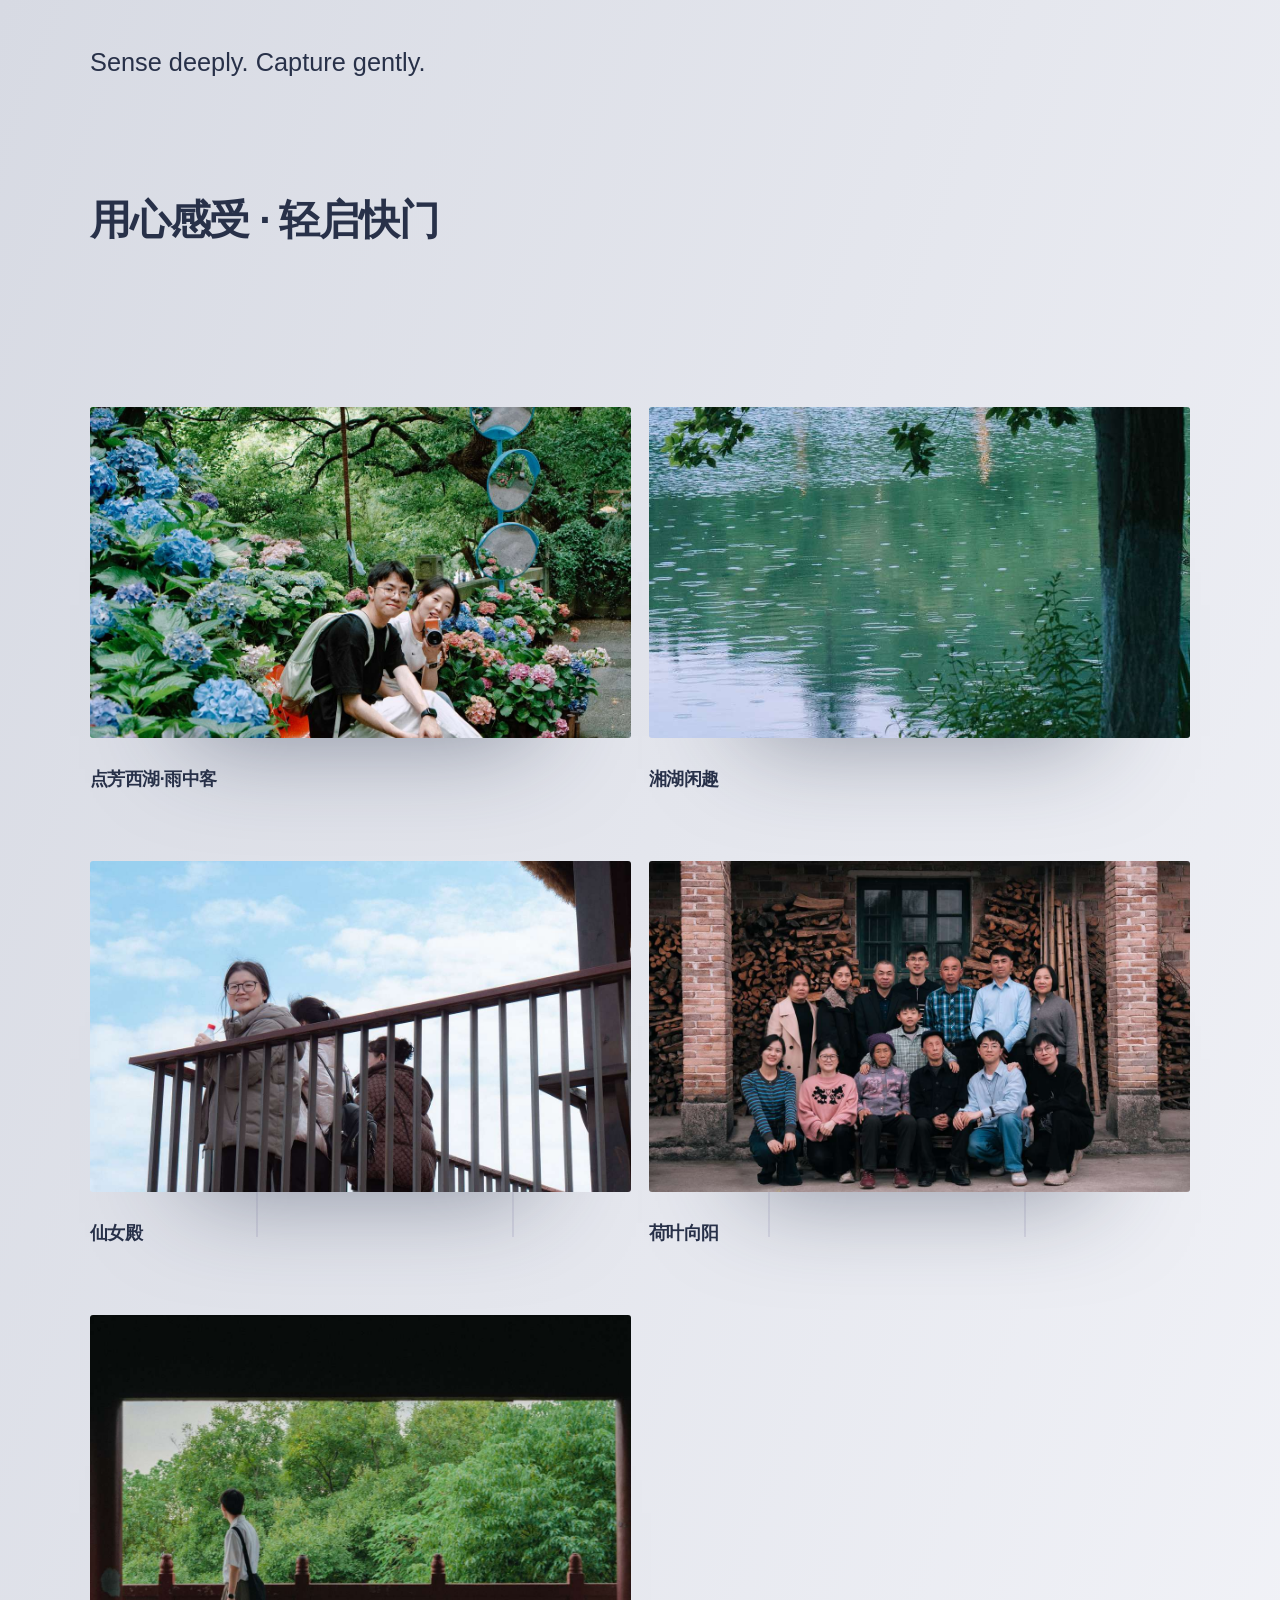
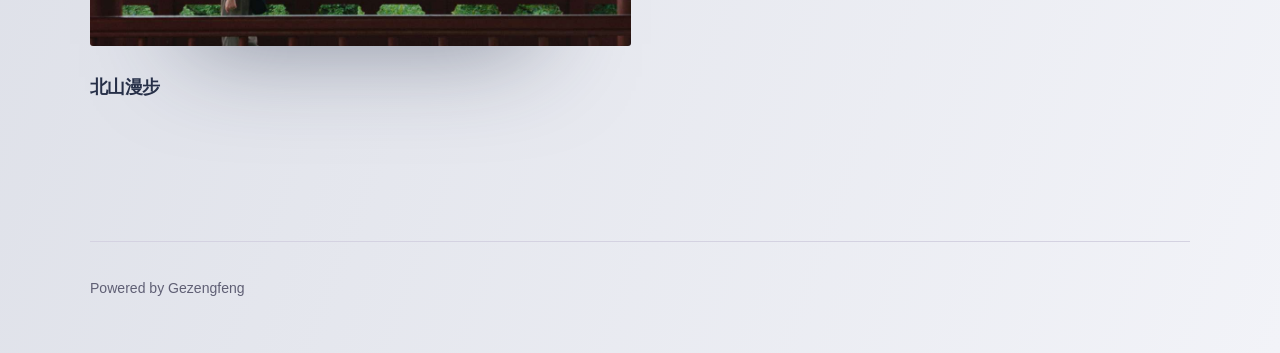
<file: index.html>
<!DOCTYPE html><html lang="zh-cn"><head><meta charset="utf-8"><meta http-equiv="X-UA-Compatible" content="IE=edge"><meta name="viewport" content="width=device-width,initial-scale=1"><title>Sense deeply. Capture gently.</title><meta name="generator" content="Publii Open-Source CMS for Static Site"><link rel="canonical" href="https://gezengfeng.github.io/my-photos/"><link rel="alternate" type="application/atom+xml" href="https://gezengfeng.github.io/my-photos/feed.xml" title="Sense deeply. Capture gently. - RSS"><link rel="alternate" type="application/json" href="https://gezengfeng.github.io/my-photos/feed.json" title="Sense deeply. Capture gently. - JSON"><meta property="og:title" content="Sense deeply. Capture gently."><meta property="og:site_name" content="Sense deeply. Capture gently."><meta property="og:description" content=""><meta property="og:url" content="https://gezengfeng.github.io/my-photos/"><meta property="og:type" content="website"><link rel="stylesheet" href="https://gezengfeng.github.io/my-photos/assets/css/style.css?v=7dd70b7b63fedd4b0403e910cebd3b50"><script type="application/ld+json">{"@context":"http://schema.org","@type":"Organization","name":"Sense deeply. Capture gently.","url":"https://gezengfeng.github.io/my-photos/"}</script><noscript><style>img[loading] {
                    opacity: 1;
                }</style></noscript></head><body class="home-template lines"><div class="container lines lines--right"><header class="header"><a href="https://gezengfeng.github.io/my-photos/" class="logo">Sense deeply. Capture gently.</a></header><main class="main"><div class="hero"><h1 class="align-left"><strong>用心感受 · 轻启快门</strong></h1></div><div class="main__content"><div class="l-options" role="toolbar" aria-label="View options"><div class="l-options__item switchers" role="group" aria-label="View layout"><button class="switchers__item is-active" aria-pressed="true" aria-label="Grid view"><svg width="20" height="20" fill="currentColor" aria-hidden="true" focusable="false"><use xlink:href="https://gezengfeng.github.io/my-photos/assets/svg/svg-map.svg#switcher-grid"/></svg></button> <button class="switchers__item" aria-pressed="false" aria-label="List view"><svg width="20" height="20" fill="currentColor" aria-hidden="true" focusable="false"><use xlink:href="https://gezengfeng.github.io/my-photos/assets/svg/svg-map.svg#switcher-rows"/></svg></button></div></div><div class="l-grid l-grid--2"><article class="c-card"><div class="c-card__wrapper"><figure class="c-card__image is-img-loading"><img src="https://gezengfeng.github.io/my-photos/media/posts/3/IMG_20260620_232823.jpg" srcset="https://gezengfeng.github.io/my-photos/media/posts/3/responsive/IMG_20260620_232823-xs.jpg 384w, https://gezengfeng.github.io/my-photos/media/posts/3/responsive/IMG_20260620_232823-sm.jpg 600w, https://gezengfeng.github.io/my-photos/media/posts/3/responsive/IMG_20260620_232823-md.jpg 768w, https://gezengfeng.github.io/my-photos/media/posts/3/responsive/IMG_20260620_232823-lg.jpg 1200w" sizes="(min-width: 37.5em) 80vw, 50vw" loading="lazy" height="4096" width="3072" alt=""></figure><div class="c-card__content"><header><h2 class="c-card__title"><a href="https://gezengfeng.github.io/my-photos/2606-2.html" class="invert">点芳西湖·雨中客</a></h2></header><footer class="c-card__meta"></footer></div></div></article><article class="c-card"><div class="c-card__wrapper"><figure class="c-card__image is-img-loading"><img src="https://gezengfeng.github.io/my-photos/media/posts/7/01063275.jpg" srcset="https://gezengfeng.github.io/my-photos/media/posts/7/responsive/01063275-xs.jpg 384w, https://gezengfeng.github.io/my-photos/media/posts/7/responsive/01063275-sm.jpg 600w, https://gezengfeng.github.io/my-photos/media/posts/7/responsive/01063275-md.jpg 768w, https://gezengfeng.github.io/my-photos/media/posts/7/responsive/01063275-lg.jpg 1200w" sizes="(min-width: 37.5em) 80vw, 50vw" loading="lazy" height="3829" width="5105" alt=""></figure><div class="c-card__content"><header><h2 class="c-card__title"><a href="https://gezengfeng.github.io/my-photos/xiang-hu.html" class="invert">湘湖闲趣</a></h2></header><footer class="c-card__meta"></footer></div></div></article><article class="c-card"><div class="c-card__wrapper"><figure class="c-card__image is-img-loading"><img src="https://gezengfeng.github.io/my-photos/media/posts/5/01052878-2.jpg" srcset="https://gezengfeng.github.io/my-photos/media/posts/5/responsive/01052878-2-xs.jpg 384w, https://gezengfeng.github.io/my-photos/media/posts/5/responsive/01052878-2-sm.jpg 600w, https://gezengfeng.github.io/my-photos/media/posts/5/responsive/01052878-2-md.jpg 768w, https://gezengfeng.github.io/my-photos/media/posts/5/responsive/01052878-2-lg.jpg 1200w" sizes="(min-width: 37.5em) 80vw, 50vw" loading="lazy" height="5138" width="3854" alt=""></figure><div class="c-card__content"><header><h2 class="c-card__title"><a href="https://gezengfeng.github.io/my-photos/xian-nu-dian.html" class="invert">仙女殿</a></h2></header><footer class="c-card__meta"></footer></div></div></article><article class="c-card"><div class="c-card__wrapper"><figure class="c-card__image is-img-loading"><img src="https://gezengfeng.github.io/my-photos/media/posts/6/DSC01377.jpg" srcset="https://gezengfeng.github.io/my-photos/media/posts/6/responsive/DSC01377-xs.jpg 384w, https://gezengfeng.github.io/my-photos/media/posts/6/responsive/DSC01377-sm.jpg 600w, https://gezengfeng.github.io/my-photos/media/posts/6/responsive/DSC01377-md.jpg 768w, https://gezengfeng.github.io/my-photos/media/posts/6/responsive/DSC01377-lg.jpg 1200w" sizes="(min-width: 37.5em) 80vw, 50vw" loading="lazy" height="3072" width="4608" alt=""></figure><div class="c-card__content"><header><h2 class="c-card__title"><a href="https://gezengfeng.github.io/my-photos/he-ye-xiang-yang.html" class="invert">荷叶向阳</a></h2></header><footer class="c-card__meta"></footer></div></div></article><article class="c-card"><div class="c-card__wrapper"><figure class="c-card__image is-img-loading"><img src="https://gezengfeng.github.io/my-photos/media/posts/4/P1041990.jpg" srcset="https://gezengfeng.github.io/my-photos/media/posts/4/responsive/P1041990-xs.jpg 384w, https://gezengfeng.github.io/my-photos/media/posts/4/responsive/P1041990-sm.jpg 600w, https://gezengfeng.github.io/my-photos/media/posts/4/responsive/P1041990-md.jpg 768w, https://gezengfeng.github.io/my-photos/media/posts/4/responsive/P1041990-lg.jpg 1200w" sizes="(min-width: 37.5em) 80vw, 50vw" loading="lazy" height="3775" width="5033" alt=""></figure><div class="c-card__content"><header><h2 class="c-card__title"><a href="https://gezengfeng.github.io/my-photos/xiang-hu-yi-quan.html" class="invert">北山漫步</a></h2></header><footer class="c-card__meta"></footer></div></div></article></div></div></main><footer class="footer"><div class="footer__left"><div class="footer__copy">Powered by Gezengfeng</div></div><button onclick="backToTopFunction()" id="backToTop" class="footer__bttop" aria-label="Back to top" title="Back to top"><svg><use xlink:href="https://gezengfeng.github.io/my-photos/assets/svg/svg-map.svg#toparrow"/></svg></button></footer></div><script>window.publiiThemeMenuConfig = { mobileMenuMode: 'sidebar', animationSpeed: 300, submenuWidth: 'auto', doubleClickTime: 500, mobileMenuExpandableSubmenus: true, relatedContainerForOverlayMenuSelector: '.navbar', };</script><script defer="defer" src="https://gezengfeng.github.io/my-photos/assets/js/scripts.min.js?v=628f9b14187b480516b6c7f8be1e7585"></script><script>function publiiDetectLoadedImages () {
         var images = document.querySelectorAll('img[loading]:not(.is-loaded)');
         for (var i = 0; i < images.length; i++) {
            if (images[i].complete) {
               images[i].classList.add('is-loaded');
               images[i].parentNode.classList.remove('is-img-loading');
            } else {
               images[i].addEventListener('load', function () {
                  this.classList.add('is-loaded');
                  this.parentNode.classList.remove('is-img-loading');
               }, false);
            }
         }
      }
      publiiDetectLoadedImages();</script></body></html>
</file>
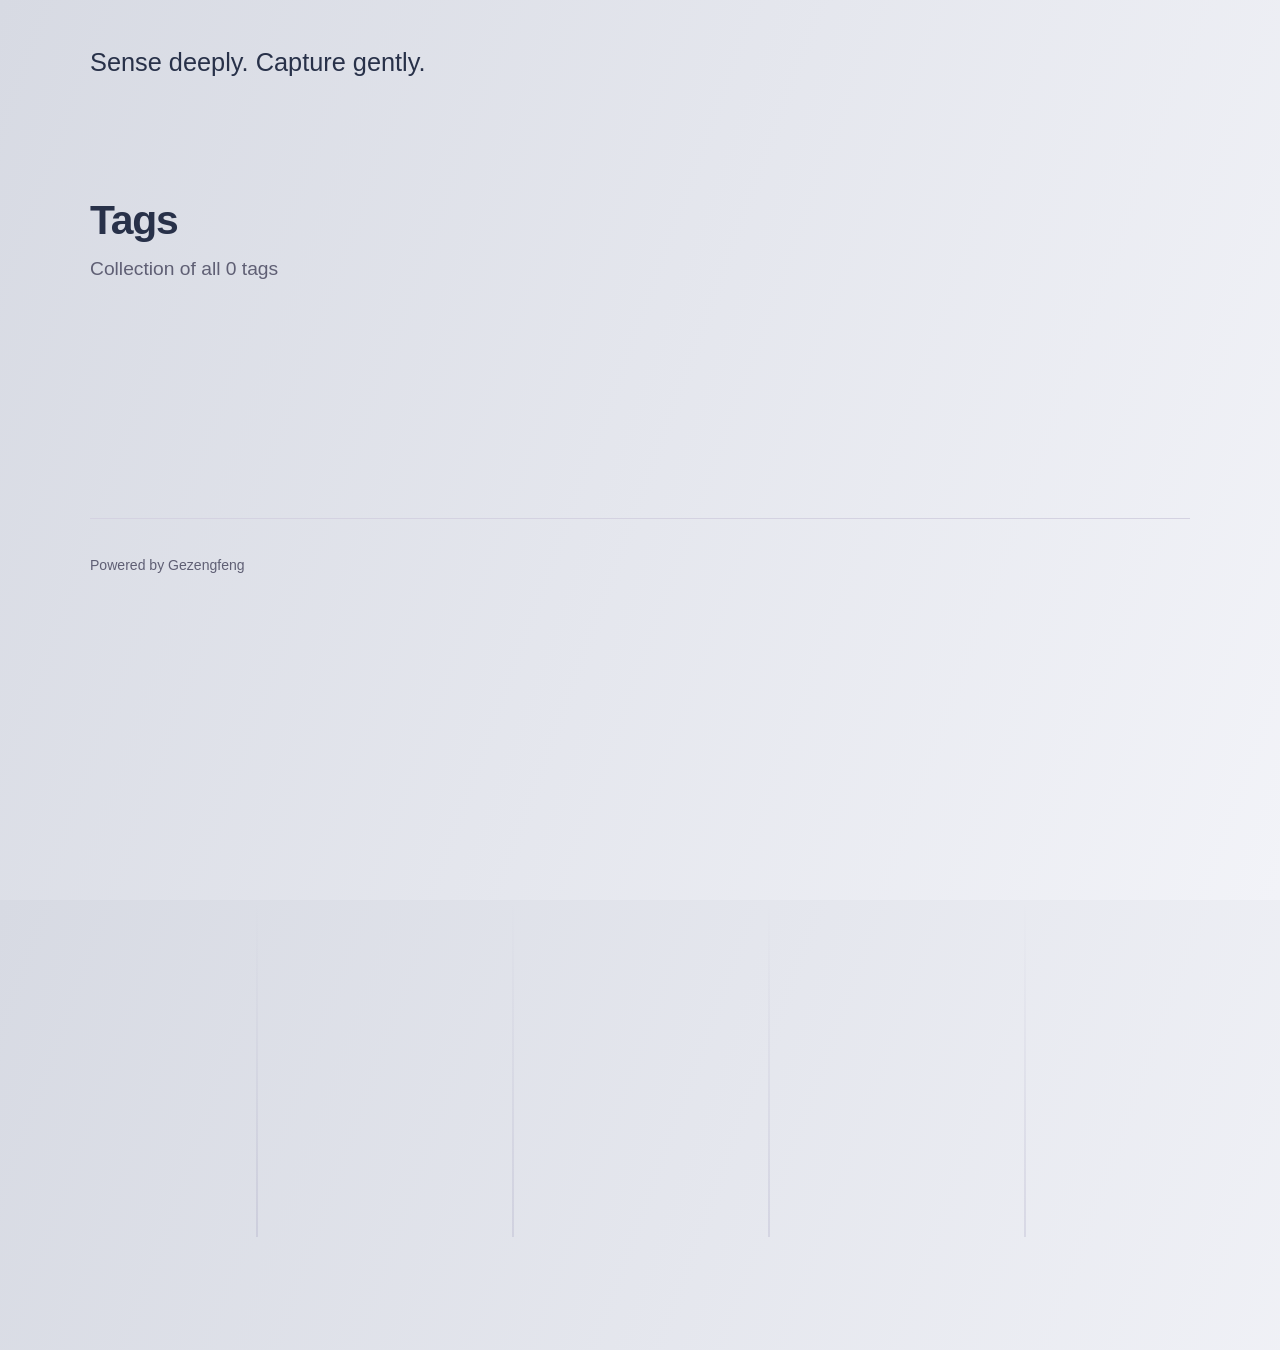
<file: tags/index.html>
<!DOCTYPE html><html lang="zh-cn"><head><meta charset="utf-8"><meta http-equiv="X-UA-Compatible" content="IE=edge"><meta name="viewport" content="width=device-width,initial-scale=1"><title>All tags - Sense deeply. Capture gently.</title><meta name="robots" content="noindex, follow"><meta name="generator" content="Publii Open-Source CMS for Static Site"><link rel="alternate" type="application/atom+xml" href="https://gezengfeng.github.io/my-photos/feed.xml" title="Sense deeply. Capture gently. - RSS"><link rel="alternate" type="application/json" href="https://gezengfeng.github.io/my-photos/feed.json" title="Sense deeply. Capture gently. - JSON"><meta property="og:title" content="Sense deeply. Capture gently."><meta property="og:site_name" content="Sense deeply. Capture gently."><meta property="og:description" content=""><meta property="og:url" content="https://gezengfeng.github.io/my-photos/tags/"><meta property="og:type" content="website"><link rel="stylesheet" href="https://gezengfeng.github.io/my-photos/assets/css/style.css?v=7dd70b7b63fedd4b0403e910cebd3b50"><script type="application/ld+json">{"@context":"http://schema.org","@type":"Organization","name":"Sense deeply. Capture gently.","url":"https://gezengfeng.github.io/my-photos/"}</script><noscript><style>img[loading] {
                    opacity: 1;
                }</style></noscript></head><body class="tags-template lines"><div class="container lines lines--right"><header class="header"><a href="https://gezengfeng.github.io/my-photos/" class="logo">Sense deeply. Capture gently.</a></header><main class="main page page--tags"><div class="hero"><h1>Tags</h1><p>Collection of all 0 tags</p></div><div class="main__content"><div class="l-options nomobile"><div class="l-options__item switchers"><button class="switchers__item is-active"><svg width="20" height="20" fill="currentColor"><use xlink:href="https://gezengfeng.github.io/my-photos/assets/svg/svg-map.svg#switcher-grid"/></svg></button> <button class="switchers__item"><svg width="20" height="20" fill="currentColor"><use xlink:href="https://gezengfeng.github.io/my-photos/assets/svg/svg-map.svg#switcher-rows"/></svg></button></div></div><ul class="l-grid l-grid--2"></ul></div></main><footer class="footer"><div class="footer__left"><div class="footer__copy">Powered by Gezengfeng</div></div><button onclick="backToTopFunction()" id="backToTop" class="footer__bttop" aria-label="Back to top" title="Back to top"><svg><use xlink:href="https://gezengfeng.github.io/my-photos/assets/svg/svg-map.svg#toparrow"/></svg></button></footer></div><script>window.publiiThemeMenuConfig = { mobileMenuMode: 'sidebar', animationSpeed: 300, submenuWidth: 'auto', doubleClickTime: 500, mobileMenuExpandableSubmenus: true, relatedContainerForOverlayMenuSelector: '.navbar', };</script><script defer="defer" src="https://gezengfeng.github.io/my-photos/assets/js/scripts.min.js?v=628f9b14187b480516b6c7f8be1e7585"></script><script>function publiiDetectLoadedImages () {
         var images = document.querySelectorAll('img[loading]:not(.is-loaded)');
         for (var i = 0; i < images.length; i++) {
            if (images[i].complete) {
               images[i].classList.add('is-loaded');
               images[i].parentNode.classList.remove('is-img-loading');
            } else {
               images[i].addEventListener('load', function () {
                  this.classList.add('is-loaded');
                  this.parentNode.classList.remove('is-img-loading');
               }, false);
            }
         }
      }
      publiiDetectLoadedImages();</script></body></html>
</file>
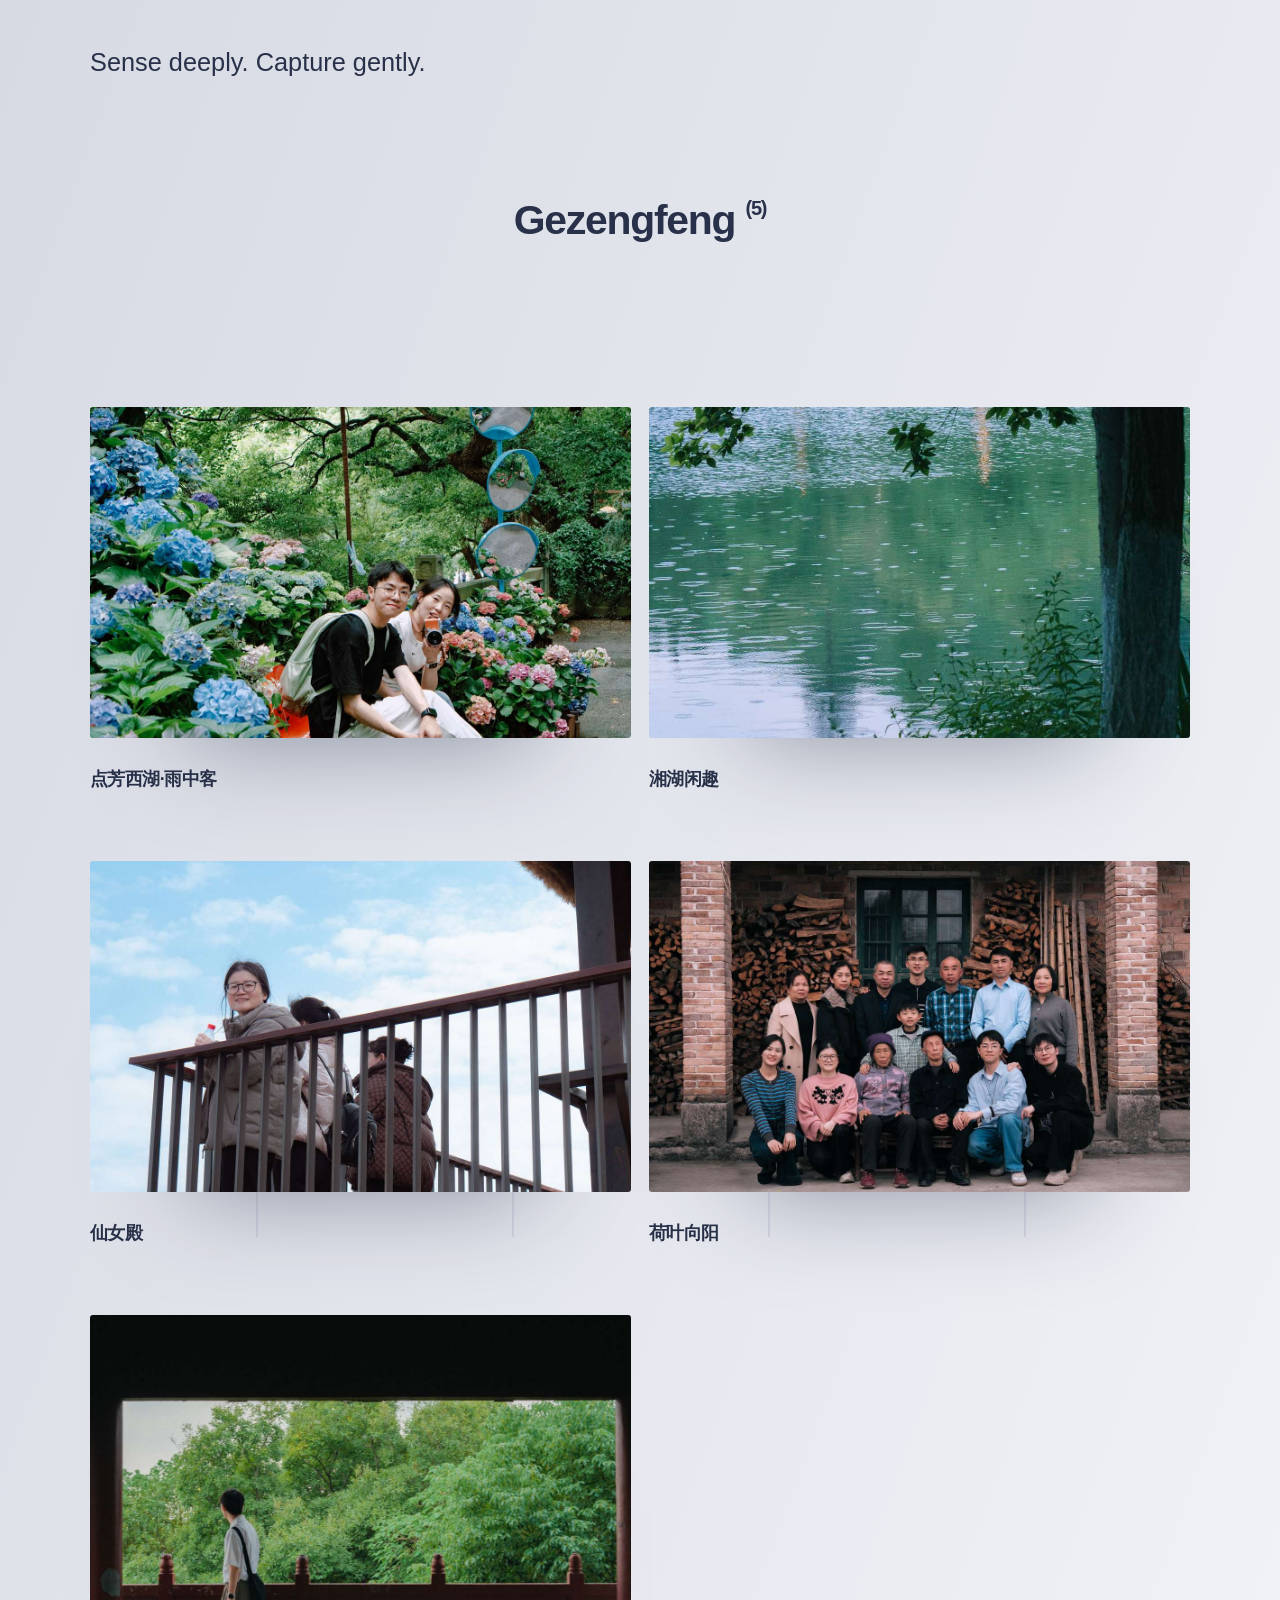
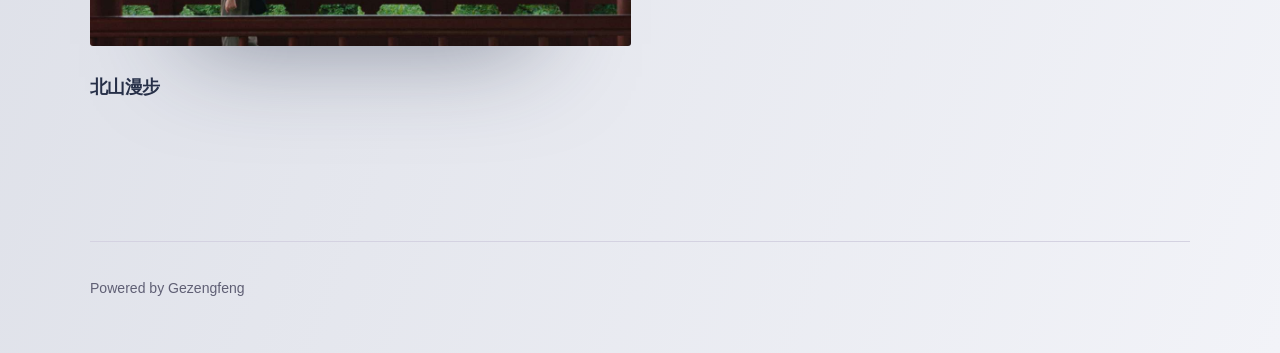
<file: authors/gezengfeng/index.html>
<!DOCTYPE html><html lang="zh-cn"><head><meta charset="utf-8"><meta http-equiv="X-UA-Compatible" content="IE=edge"><meta name="viewport" content="width=device-width,initial-scale=1"><title>Author: Gezengfeng - Sense deeply. Capture gently.</title><meta name="robots" content="noindex, follow"><meta name="generator" content="Publii Open-Source CMS for Static Site"><link rel="alternate" type="application/atom+xml" href="https://gezengfeng.github.io/my-photos/feed.xml" title="Sense deeply. Capture gently. - RSS"><link rel="alternate" type="application/json" href="https://gezengfeng.github.io/my-photos/feed.json" title="Sense deeply. Capture gently. - JSON"><meta property="og:title" content="Gezengfeng"><meta property="og:site_name" content="Sense deeply. Capture gently."><meta property="og:description" content=""><meta property="og:url" content="https://gezengfeng.github.io/my-photos/authors/gezengfeng/"><meta property="og:type" content="website"><link rel="stylesheet" href="https://gezengfeng.github.io/my-photos/assets/css/style.css?v=7dd70b7b63fedd4b0403e910cebd3b50"><script type="application/ld+json">{"@context":"http://schema.org","@type":"Organization","name":"Sense deeply. Capture gently.","url":"https://gezengfeng.github.io/my-photos/"}</script><noscript><style>img[loading] {
                    opacity: 1;
                }</style></noscript></head><body class="author-template lines"><div class="container lines lines--right"><header class="header"><a href="https://gezengfeng.github.io/my-photos/" class="logo">Sense deeply. Capture gently.</a></header><main class="main page page--author"><div class="hero hero--centered"><h1>Gezengfeng <sup>(5)</sup></h1></div><div class="main__content"><div class="l-options nomobile"><div class="l-options__item switchers"><button class="switchers__item is-active"><svg width="20" height="20" fill="currentColor"><use xlink:href="https://gezengfeng.github.io/my-photos/assets/svg/svg-map.svg#switcher-grid"/></svg></button> <button class="switchers__item"><svg width="20" height="20" fill="currentColor"><use xlink:href="https://gezengfeng.github.io/my-photos/assets/svg/svg-map.svg#switcher-rows"/></svg></button></div></div><div class="l-grid l-grid--2"><article class="c-card"><div class="c-card__wrapper"><figure class="c-card__image is-img-loading"><img src="https://gezengfeng.github.io/my-photos/media/posts/3/IMG_20260620_232823.jpg" srcset="https://gezengfeng.github.io/my-photos/media/posts/3/responsive/IMG_20260620_232823-xs.jpg 384w, https://gezengfeng.github.io/my-photos/media/posts/3/responsive/IMG_20260620_232823-sm.jpg 600w, https://gezengfeng.github.io/my-photos/media/posts/3/responsive/IMG_20260620_232823-md.jpg 768w, https://gezengfeng.github.io/my-photos/media/posts/3/responsive/IMG_20260620_232823-lg.jpg 1200w" sizes="(min-width: 37.5em) 80vw, 50vw" loading="lazy" height="4096" width="3072" alt=""></figure><div class="c-card__content"><header><h2 class="c-card__title"><a href="https://gezengfeng.github.io/my-photos/2606-2.html" class="invert">点芳西湖·雨中客</a></h2></header><footer class="c-card__meta"></footer></div></div></article><article class="c-card"><div class="c-card__wrapper"><figure class="c-card__image is-img-loading"><img src="https://gezengfeng.github.io/my-photos/media/posts/7/01063275.jpg" srcset="https://gezengfeng.github.io/my-photos/media/posts/7/responsive/01063275-xs.jpg 384w, https://gezengfeng.github.io/my-photos/media/posts/7/responsive/01063275-sm.jpg 600w, https://gezengfeng.github.io/my-photos/media/posts/7/responsive/01063275-md.jpg 768w, https://gezengfeng.github.io/my-photos/media/posts/7/responsive/01063275-lg.jpg 1200w" sizes="(min-width: 37.5em) 80vw, 50vw" loading="lazy" height="3829" width="5105" alt=""></figure><div class="c-card__content"><header><h2 class="c-card__title"><a href="https://gezengfeng.github.io/my-photos/xiang-hu.html" class="invert">湘湖闲趣</a></h2></header><footer class="c-card__meta"></footer></div></div></article><article class="c-card"><div class="c-card__wrapper"><figure class="c-card__image is-img-loading"><img src="https://gezengfeng.github.io/my-photos/media/posts/5/01052878-2.jpg" srcset="https://gezengfeng.github.io/my-photos/media/posts/5/responsive/01052878-2-xs.jpg 384w, https://gezengfeng.github.io/my-photos/media/posts/5/responsive/01052878-2-sm.jpg 600w, https://gezengfeng.github.io/my-photos/media/posts/5/responsive/01052878-2-md.jpg 768w, https://gezengfeng.github.io/my-photos/media/posts/5/responsive/01052878-2-lg.jpg 1200w" sizes="(min-width: 37.5em) 80vw, 50vw" loading="lazy" height="5138" width="3854" alt=""></figure><div class="c-card__content"><header><h2 class="c-card__title"><a href="https://gezengfeng.github.io/my-photos/xian-nu-dian.html" class="invert">仙女殿</a></h2></header><footer class="c-card__meta"></footer></div></div></article><article class="c-card"><div class="c-card__wrapper"><figure class="c-card__image is-img-loading"><img src="https://gezengfeng.github.io/my-photos/media/posts/6/DSC01377.jpg" srcset="https://gezengfeng.github.io/my-photos/media/posts/6/responsive/DSC01377-xs.jpg 384w, https://gezengfeng.github.io/my-photos/media/posts/6/responsive/DSC01377-sm.jpg 600w, https://gezengfeng.github.io/my-photos/media/posts/6/responsive/DSC01377-md.jpg 768w, https://gezengfeng.github.io/my-photos/media/posts/6/responsive/DSC01377-lg.jpg 1200w" sizes="(min-width: 37.5em) 80vw, 50vw" loading="lazy" height="3072" width="4608" alt=""></figure><div class="c-card__content"><header><h2 class="c-card__title"><a href="https://gezengfeng.github.io/my-photos/he-ye-xiang-yang.html" class="invert">荷叶向阳</a></h2></header><footer class="c-card__meta"></footer></div></div></article><article class="c-card"><div class="c-card__wrapper"><figure class="c-card__image is-img-loading"><img src="https://gezengfeng.github.io/my-photos/media/posts/4/P1041990.jpg" srcset="https://gezengfeng.github.io/my-photos/media/posts/4/responsive/P1041990-xs.jpg 384w, https://gezengfeng.github.io/my-photos/media/posts/4/responsive/P1041990-sm.jpg 600w, https://gezengfeng.github.io/my-photos/media/posts/4/responsive/P1041990-md.jpg 768w, https://gezengfeng.github.io/my-photos/media/posts/4/responsive/P1041990-lg.jpg 1200w" sizes="(min-width: 37.5em) 80vw, 50vw" loading="lazy" height="3775" width="5033" alt=""></figure><div class="c-card__content"><header><h2 class="c-card__title"><a href="https://gezengfeng.github.io/my-photos/xiang-hu-yi-quan.html" class="invert">北山漫步</a></h2></header><footer class="c-card__meta"></footer></div></div></article></div></div></main><footer class="footer"><div class="footer__left"><div class="footer__copy">Powered by Gezengfeng</div></div><button onclick="backToTopFunction()" id="backToTop" class="footer__bttop" aria-label="Back to top" title="Back to top"><svg><use xlink:href="https://gezengfeng.github.io/my-photos/assets/svg/svg-map.svg#toparrow"/></svg></button></footer></div><script>window.publiiThemeMenuConfig = { mobileMenuMode: 'sidebar', animationSpeed: 300, submenuWidth: 'auto', doubleClickTime: 500, mobileMenuExpandableSubmenus: true, relatedContainerForOverlayMenuSelector: '.navbar', };</script><script defer="defer" src="https://gezengfeng.github.io/my-photos/assets/js/scripts.min.js?v=628f9b14187b480516b6c7f8be1e7585"></script><script>function publiiDetectLoadedImages () {
         var images = document.querySelectorAll('img[loading]:not(.is-loaded)');
         for (var i = 0; i < images.length; i++) {
            if (images[i].complete) {
               images[i].classList.add('is-loaded');
               images[i].parentNode.classList.remove('is-img-loading');
            } else {
               images[i].addEventListener('load', function () {
                  this.classList.add('is-loaded');
                  this.parentNode.classList.remove('is-img-loading');
               }, false);
            }
         }
      }
      publiiDetectLoadedImages();</script></body></html>
</file>
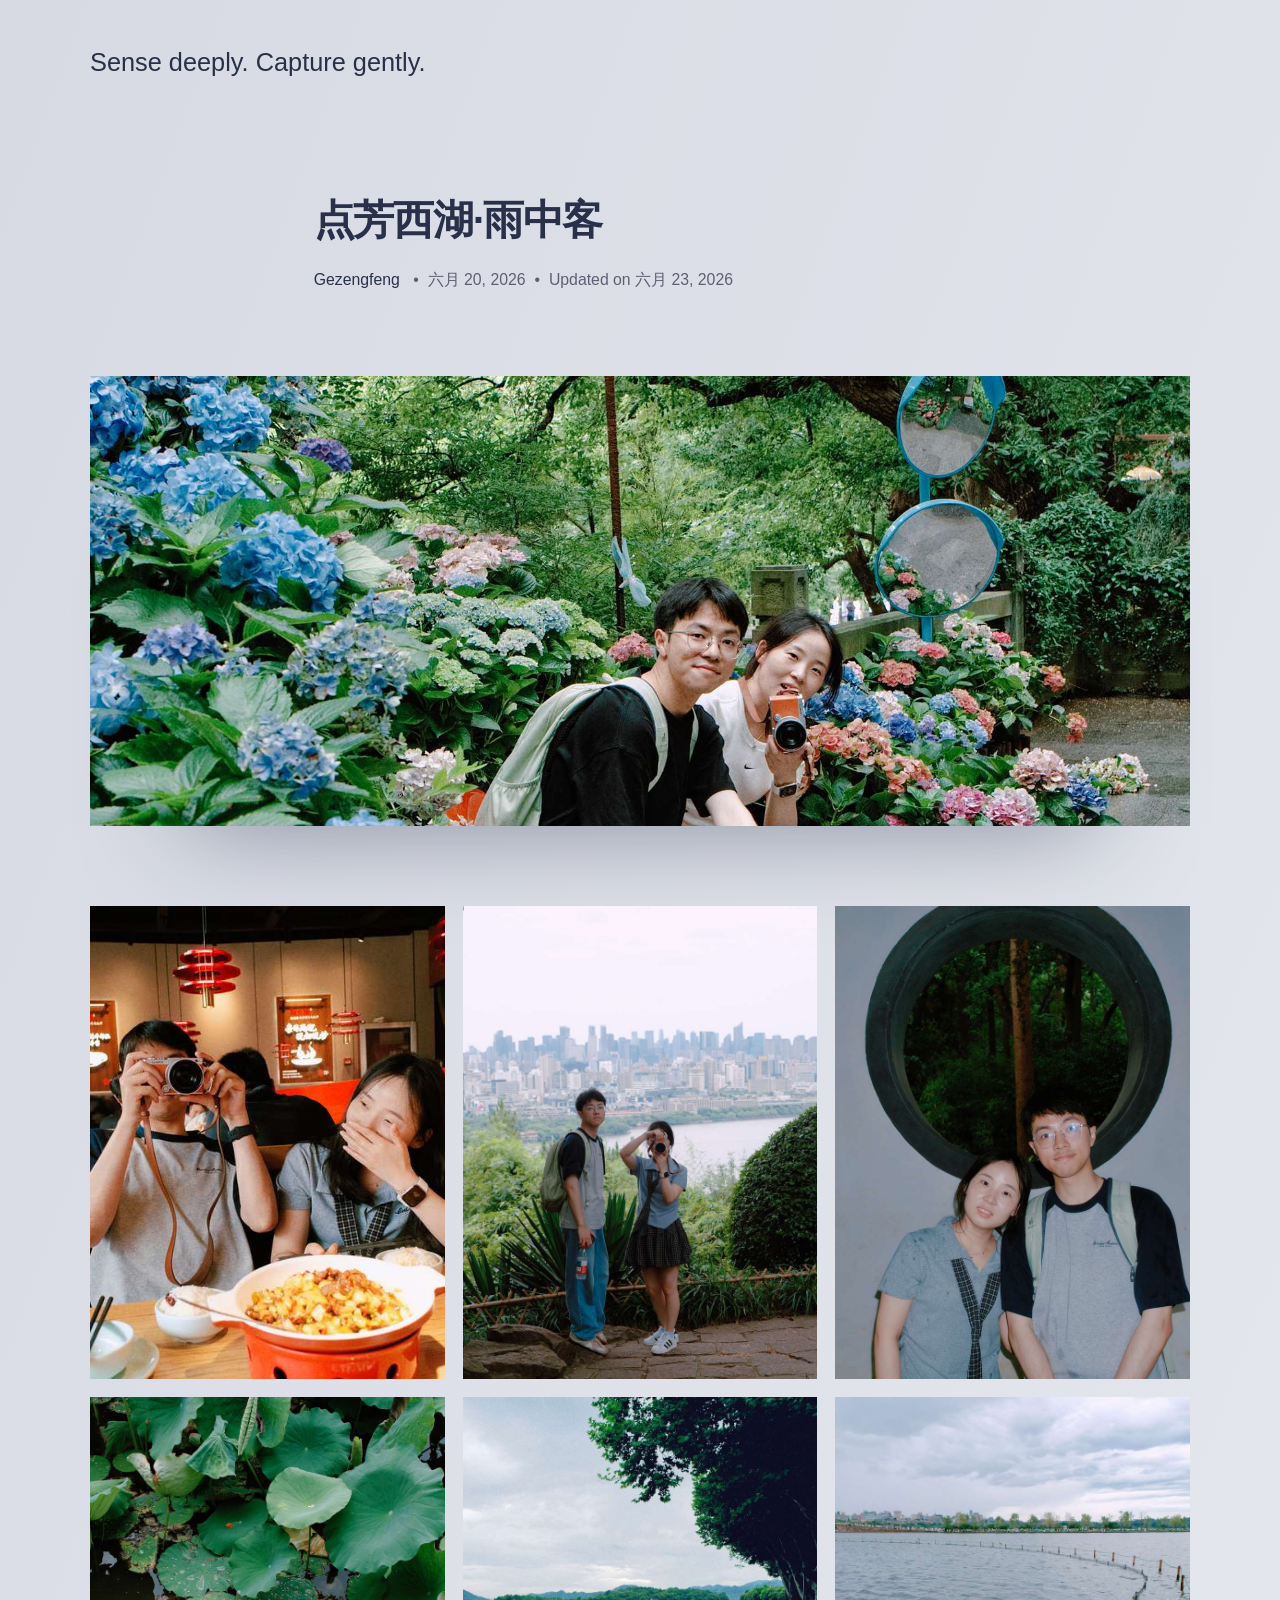
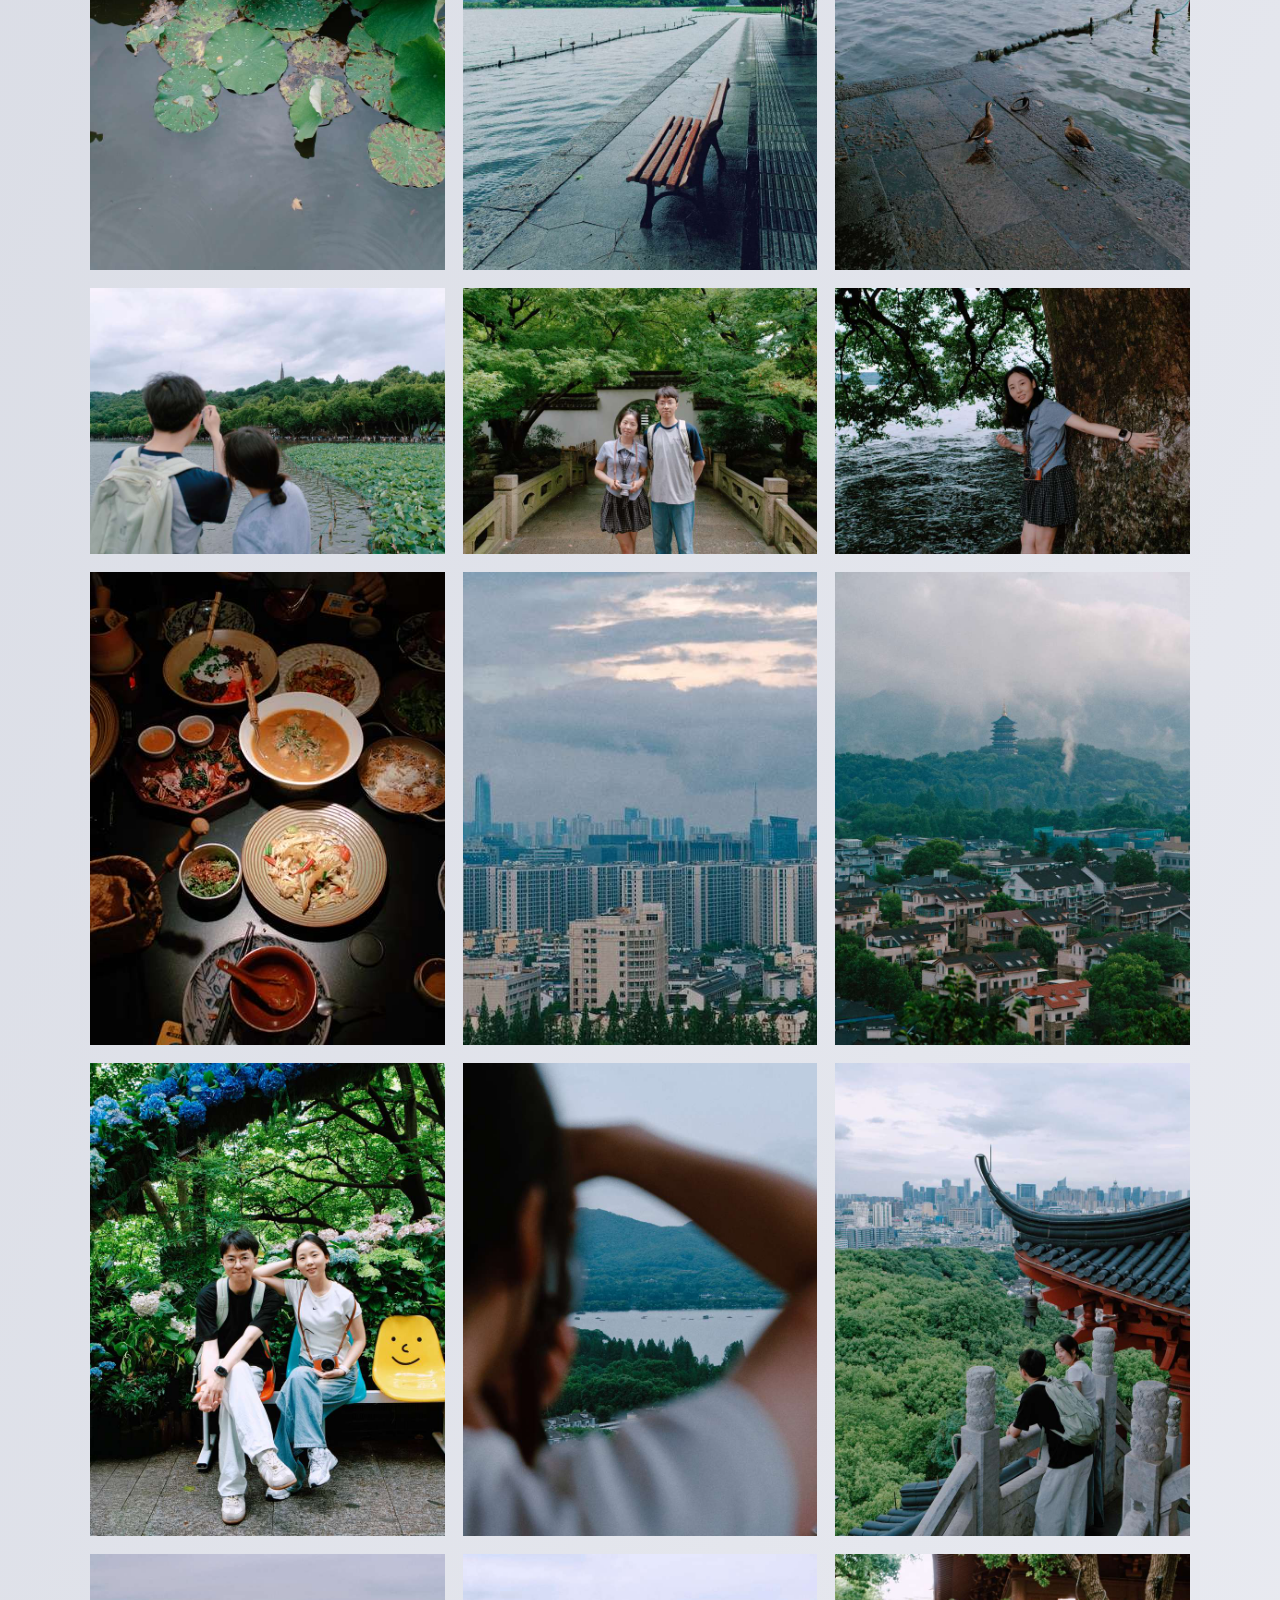
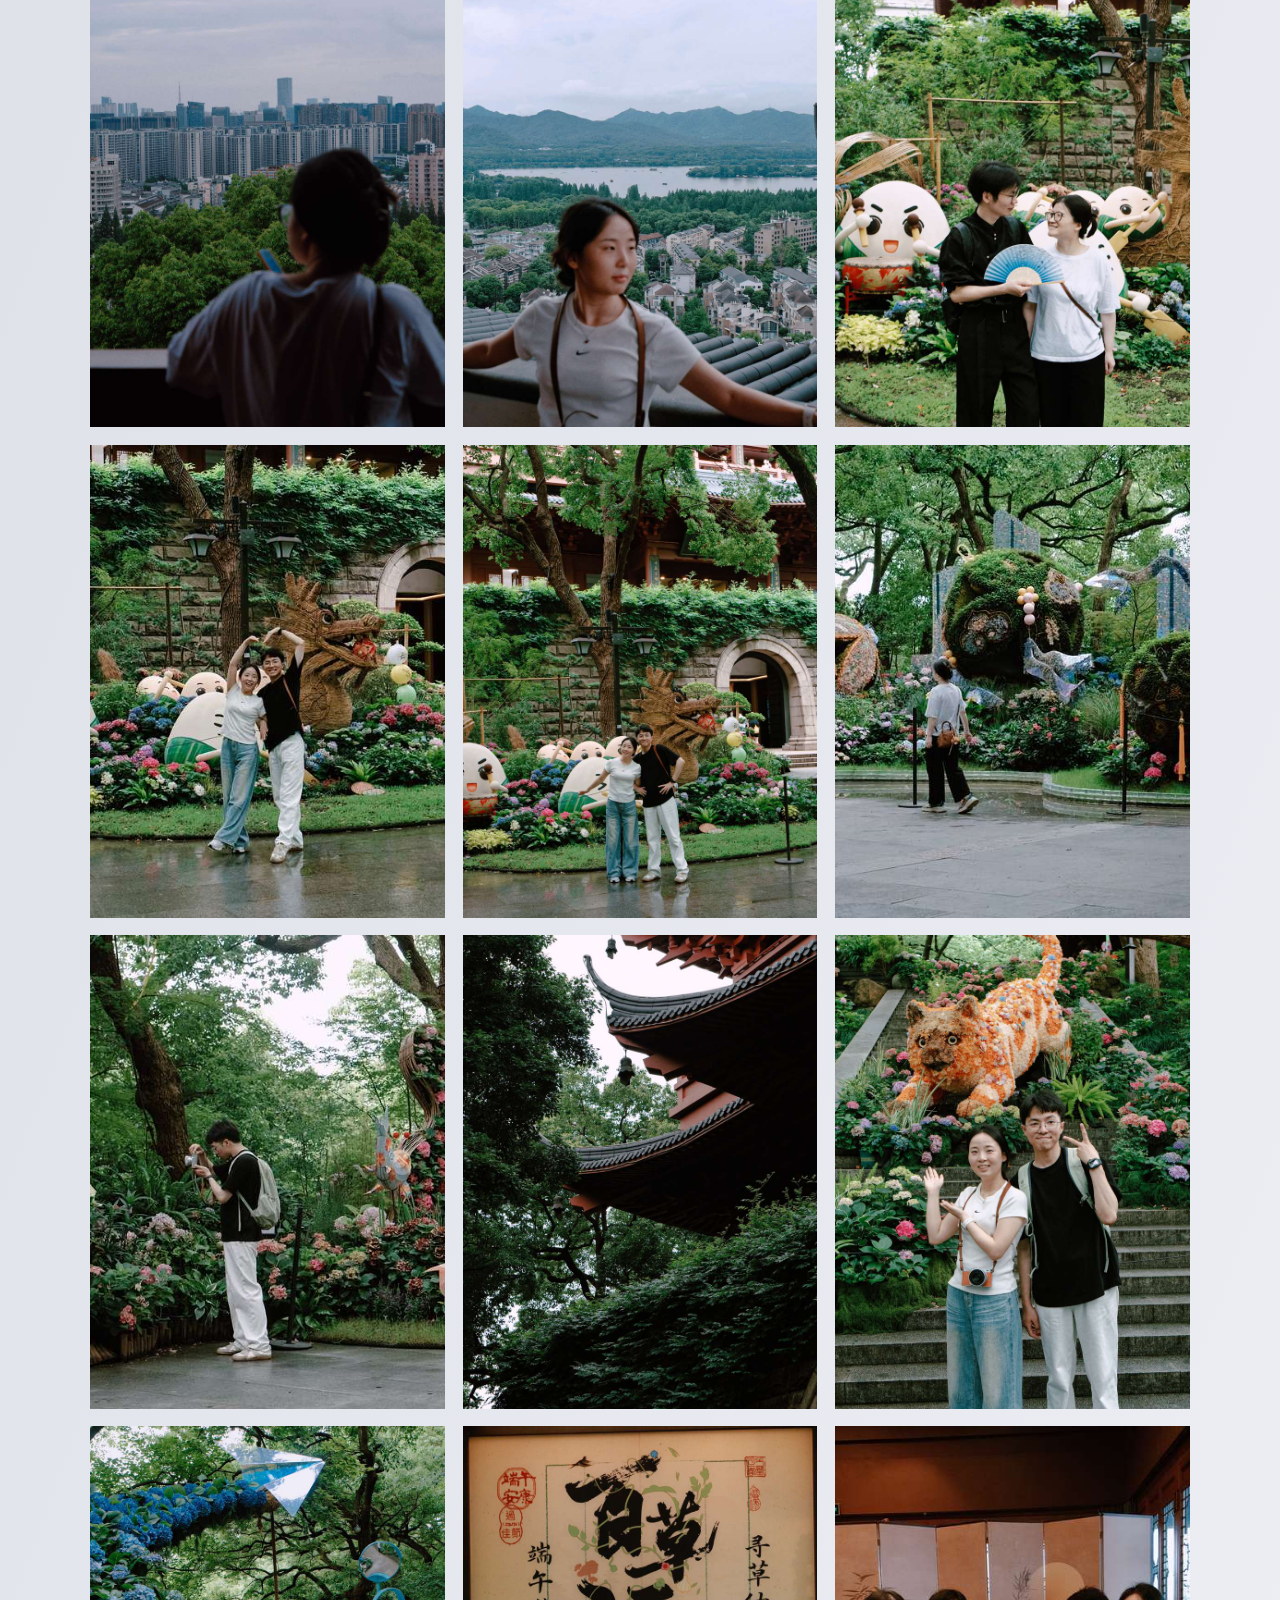
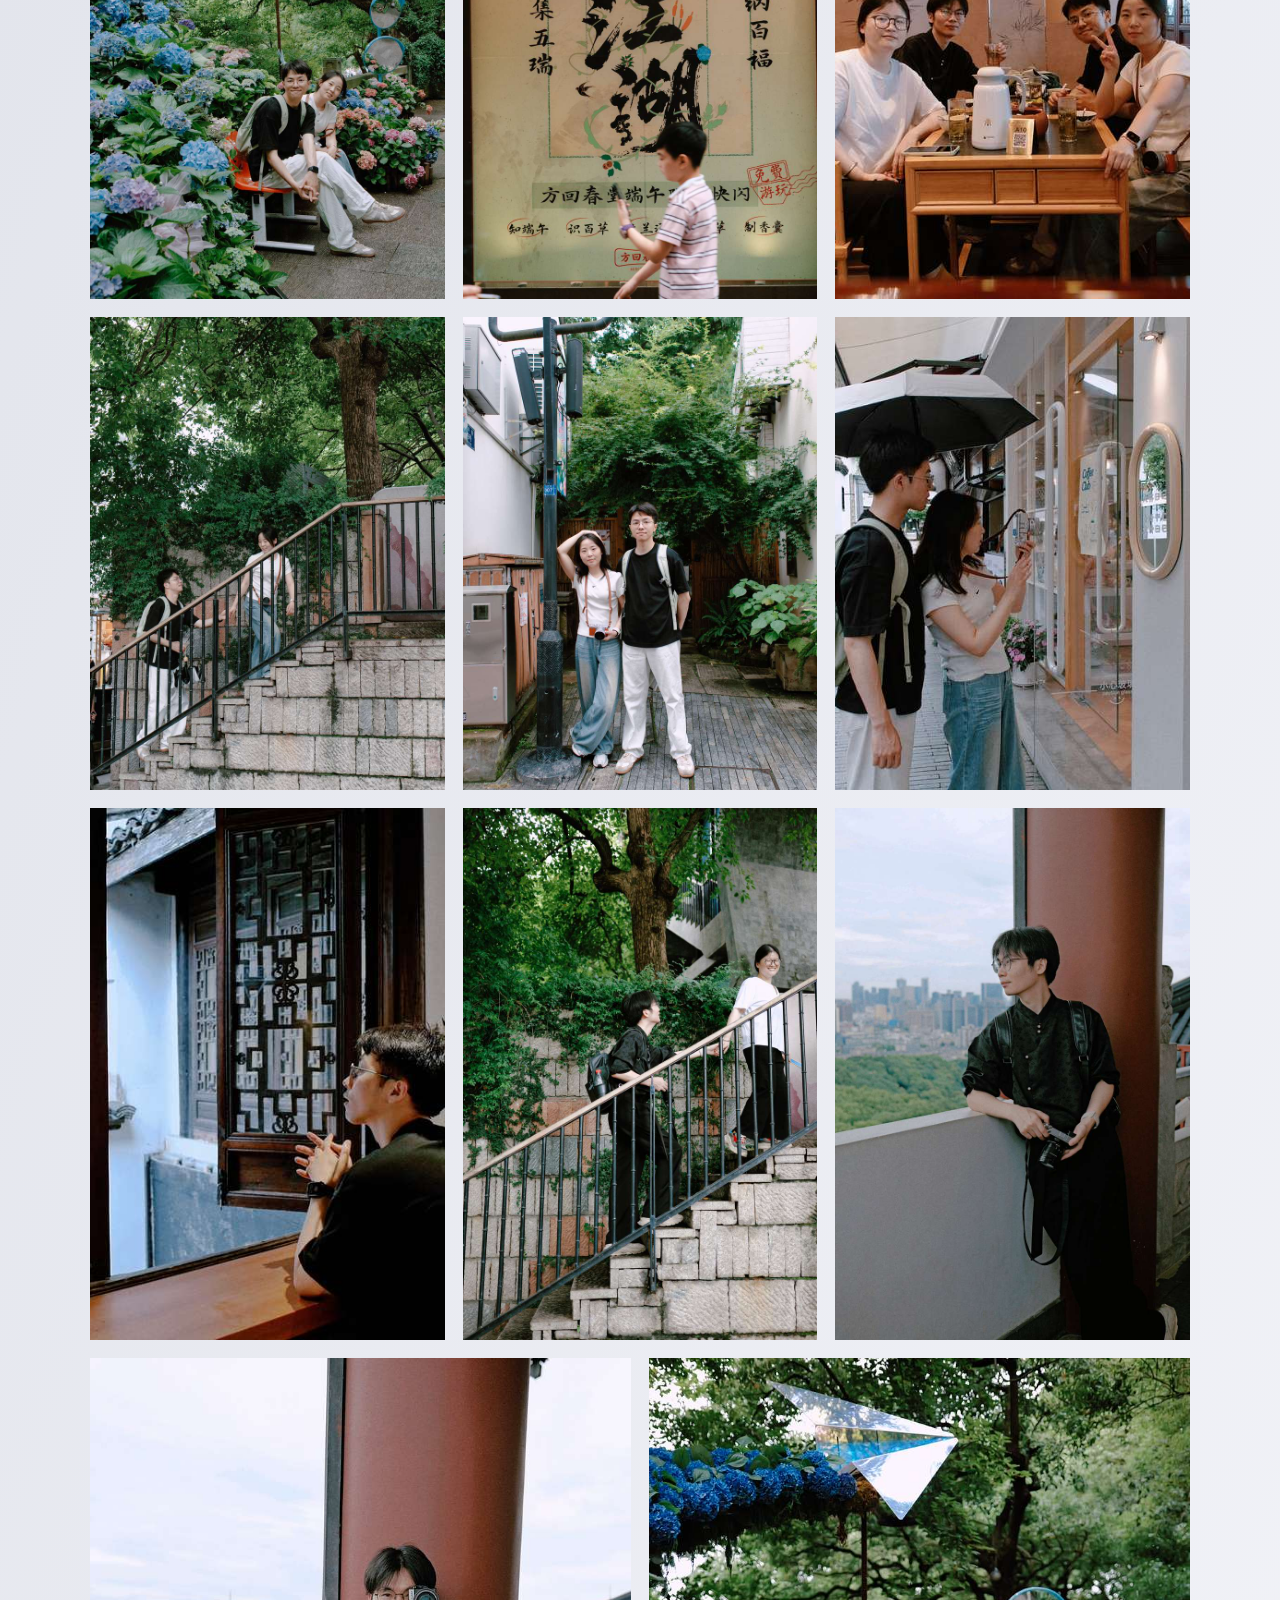
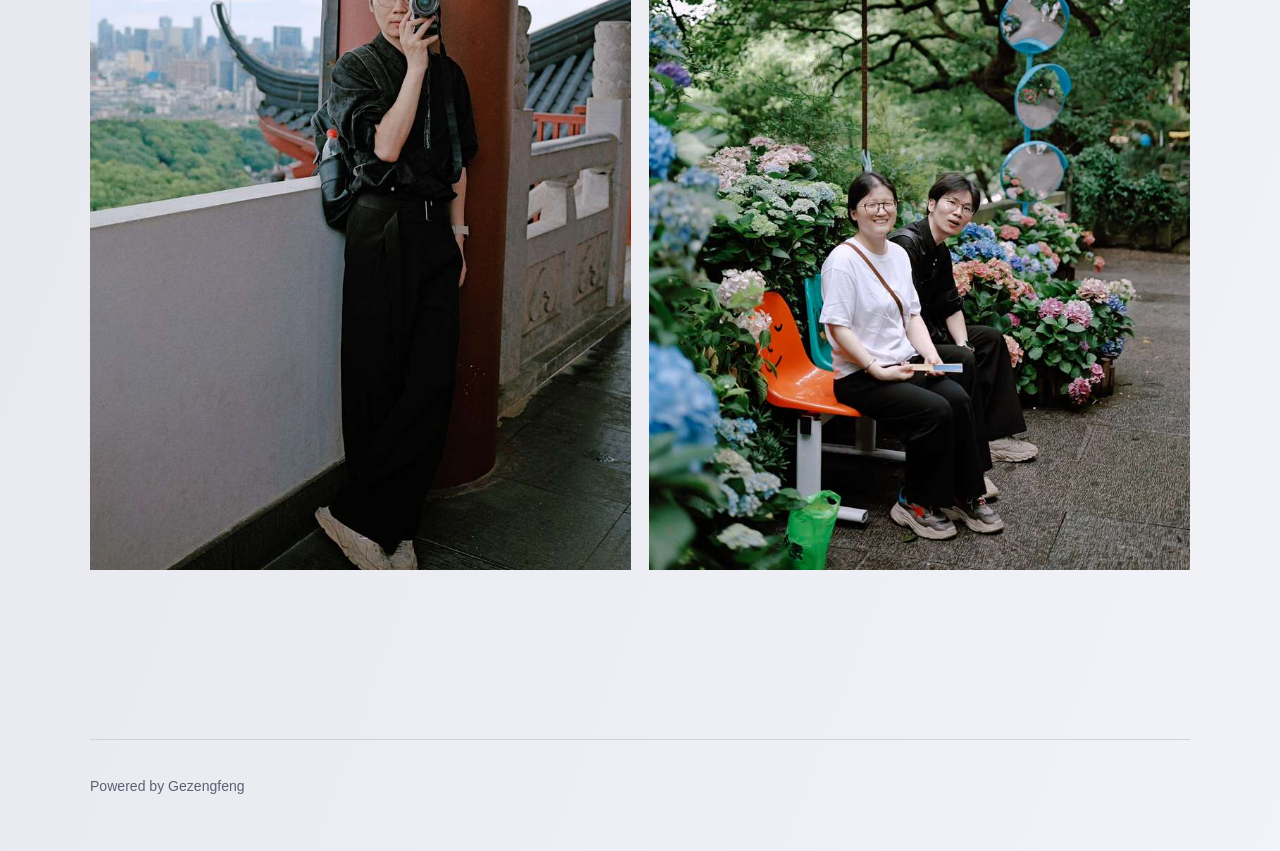
<file: 2606-2.html>
<!DOCTYPE html><html lang="zh-cn"><head><meta charset="utf-8"><meta http-equiv="X-UA-Compatible" content="IE=edge"><meta name="viewport" content="width=device-width,initial-scale=1"><title>点芳西湖·雨中客 - Sense deeply. Capture gently.</title><meta name="generator" content="Publii Open-Source CMS for Static Site"><link rel="canonical" href="https://gezengfeng.github.io/my-photos/2606-2.html"><link rel="alternate" type="application/atom+xml" href="https://gezengfeng.github.io/my-photos/feed.xml" title="Sense deeply. Capture gently. - RSS"><link rel="alternate" type="application/json" href="https://gezengfeng.github.io/my-photos/feed.json" title="Sense deeply. Capture gently. - JSON"><meta property="og:title" content="点芳西湖·雨中客"><meta property="og:image" content="https://gezengfeng.github.io/my-photos/media/posts/3/IMG_20260620_232823.jpg"><meta property="og:image:width" content="3072"><meta property="og:image:height" content="4096"><meta property="og:site_name" content="Sense deeply. Capture gently."><meta property="og:description" content=""><meta property="og:url" content="https://gezengfeng.github.io/my-photos/2606-2.html"><meta property="og:type" content="article"><link rel="stylesheet" href="https://gezengfeng.github.io/my-photos/assets/css/style.css?v=7dd70b7b63fedd4b0403e910cebd3b50"><script type="application/ld+json">{"@context":"http://schema.org","@type":"Article","mainEntityOfPage":{"@type":"WebPage","@id":"https://gezengfeng.github.io/my-photos/2606-2.html"},"headline":"点芳西湖·雨中客","datePublished":"2026-06-20T18:15+08:00","dateModified":"2026-06-23T18:48+08:00","image":{"@type":"ImageObject","url":"https://gezengfeng.github.io/my-photos/media/posts/3/IMG_20260620_232823.jpg","height":4096,"width":3072},"description":"","author":{"@type":"Person","name":"Gezengfeng","url":"https://gezengfeng.github.io/my-photos/authors/gezengfeng/"},"publisher":{"@type":"Organization","name":"Gezengfeng"}}</script><noscript><style>img[loading] {
                    opacity: 1;
                }</style></noscript><link rel="stylesheet" href="https://gezengfeng.github.io/my-photos/media/plugins/simpleLightboxGallery/venobox.min.css"></head><body class="post-template lines"><div class="container lines lines--right"><header class="header"><a href="https://gezengfeng.github.io/my-photos/" class="logo">Sense deeply. Capture gently.</a></header><main class="main post"><article class="content"><header class="content__inner content__header"><h1 class="content__title">点芳西湖·雨中客</h1><div class="content__meta"><div class="content__meta__left"><a href="https://gezengfeng.github.io/my-photos/authors/gezengfeng/" class="invert content__author" rel="author" title="Gezengfeng">Gezengfeng</a></div><div class="content__meta__right"><time datetime="2026-06-20T18:15" class="content__date">六月 20, 2026</time><div class="content__updated">Updated on <time datetime="2026-06-20T18:15" class="content__date">六月 23, 2026</time></div></div></div></header><figure class="content__featured-image"><div class="content__featured-image__inner is-img-loading"><img src="https://gezengfeng.github.io/my-photos/media/posts/3/IMG_20260620_232823.jpg" srcset="https://gezengfeng.github.io/my-photos/media/posts/3/responsive/IMG_20260620_232823-xs.jpg 384w, https://gezengfeng.github.io/my-photos/media/posts/3/responsive/IMG_20260620_232823-sm.jpg 600w, https://gezengfeng.github.io/my-photos/media/posts/3/responsive/IMG_20260620_232823-md.jpg 768w, https://gezengfeng.github.io/my-photos/media/posts/3/responsive/IMG_20260620_232823-lg.jpg 1200w, https://gezengfeng.github.io/my-photos/media/posts/3/responsive/IMG_20260620_232823-xl.jpg 1600w" sizes="(min-width: 37.5em) 1600px, 80vw" loading="eager" height="4096" width="3072" alt=""></div></figure><div class="content__inner"><div class="content__entry"><div class="gallery-wrapper gallery-wrapper--full"><div class="gallery" data-is-empty="false" data-translation="添加图片" data-columns="3"><figure class="gallery__item"><a href="https://gezengfeng.github.io/my-photos/media/posts/3/gallery/IMG_20260619_231132-2.jpg" data-size="5184x3888" data-gall="galleryGroup-1"><img loading="lazy" src="https://gezengfeng.github.io/my-photos/media/posts/3/gallery/IMG_20260619_231132-2-thumbnail.jpg" alt="" width="768" height="576"></a></figure><figure class="gallery__item"><a href="https://gezengfeng.github.io/my-photos/media/posts/3/gallery/IMG_20260619_230520.jpg" data-size="3072x4096" data-gall="galleryGroup-1"><img loading="lazy" src="https://gezengfeng.github.io/my-photos/media/posts/3/gallery/IMG_20260619_230520-thumbnail.jpg" alt="" width="768" height="1024"></a></figure><figure class="gallery__item"><a href="https://gezengfeng.github.io/my-photos/media/posts/3/gallery/IMG_20260619_230904-2.jpg" data-size="2916x3888" data-gall="galleryGroup-1"><img loading="lazy" src="https://gezengfeng.github.io/my-photos/media/posts/3/gallery/IMG_20260619_230904-2-thumbnail.jpg" alt="" width="768" height="1024"></a></figure><figure class="gallery__item"><a href="https://gezengfeng.github.io/my-photos/media/posts/3/gallery/IMG_20260619_231313.jpg" data-size="2916x3888" data-gall="galleryGroup-1"><img loading="lazy" src="https://gezengfeng.github.io/my-photos/media/posts/3/gallery/IMG_20260619_231313-thumbnail.jpg" alt="" width="768" height="1024"></a></figure><figure class="gallery__item"><a href="https://gezengfeng.github.io/my-photos/media/posts/3/gallery/IMG_20260619_231601.jpg" data-size="3072x4096" data-gall="galleryGroup-1"><img loading="lazy" src="https://gezengfeng.github.io/my-photos/media/posts/3/gallery/IMG_20260619_231601-thumbnail.jpg" alt="" width="768" height="1024"></a></figure><figure class="gallery__item"><a href="https://gezengfeng.github.io/my-photos/media/posts/3/gallery/IMG_20260619_231645-2.jpg" data-size="3888x5184" data-gall="galleryGroup-1"><img loading="lazy" src="https://gezengfeng.github.io/my-photos/media/posts/3/gallery/IMG_20260619_231645-2-thumbnail.jpg" alt="" width="768" height="1024"></a></figure><figure class="gallery__item"><a href="https://gezengfeng.github.io/my-photos/media/posts/3/gallery/IMG_20260619_231918-2.jpg" data-size="5184x3888" data-gall="galleryGroup-1"><img loading="lazy" src="https://gezengfeng.github.io/my-photos/media/posts/3/gallery/IMG_20260619_231918-2-thumbnail.jpg" alt="" width="768" height="576"></a></figure><figure class="gallery__item"><a href="https://gezengfeng.github.io/my-photos/media/posts/3/gallery/IMG_20260619_232541.jpg" data-size="5184x3888" data-gall="galleryGroup-1"><img loading="lazy" src="https://gezengfeng.github.io/my-photos/media/posts/3/gallery/IMG_20260619_232541-thumbnail.jpg" alt="" width="768" height="576"></a></figure><figure class="gallery__item"><a href="https://gezengfeng.github.io/my-photos/media/posts/3/gallery/IMG_20260619_232933.jpg" data-size="4000x3000" data-gall="galleryGroup-1"><img loading="lazy" src="https://gezengfeng.github.io/my-photos/media/posts/3/gallery/IMG_20260619_232933-thumbnail.jpg" alt="" width="768" height="576"></a></figure><figure class="gallery__item"><a href="https://gezengfeng.github.io/my-photos/media/posts/3/gallery/IMG_20260619_233339.jpg" data-size="5184x3888" data-gall="galleryGroup-1"><img loading="lazy" src="https://gezengfeng.github.io/my-photos/media/posts/3/gallery/IMG_20260619_233339-thumbnail.jpg" alt="" width="768" height="576"></a></figure><figure class="gallery__item"><a href="https://gezengfeng.github.io/my-photos/media/posts/3/gallery/IMG_20260620_181622.jpg" data-size="5184x3888" data-gall="galleryGroup-1"><img loading="lazy" src="https://gezengfeng.github.io/my-photos/media/posts/3/gallery/IMG_20260620_181622-thumbnail.jpg" alt="" width="768" height="576"></a></figure><figure class="gallery__item"><a href="https://gezengfeng.github.io/my-photos/media/posts/3/gallery/IMG_20260620_182407.jpg" data-size="3888x5184" data-gall="galleryGroup-1"><img loading="lazy" src="https://gezengfeng.github.io/my-photos/media/posts/3/gallery/IMG_20260620_182407-thumbnail.jpg" alt="" width="768" height="1024"></a></figure><figure class="gallery__item"><a href="https://gezengfeng.github.io/my-photos/media/posts/3/gallery/IMG_20260620_210624.jpg" data-size="3000x4000" data-gall="galleryGroup-1"><img loading="lazy" src="https://gezengfeng.github.io/my-photos/media/posts/3/gallery/IMG_20260620_210624-thumbnail.jpg" alt="" width="768" height="1024"></a></figure><figure class="gallery__item"><a href="https://gezengfeng.github.io/my-photos/media/posts/3/gallery/IMG_20260620_230343.jpg" data-size="3888x5184" data-gall="galleryGroup-1"><img loading="lazy" src="https://gezengfeng.github.io/my-photos/media/posts/3/gallery/IMG_20260620_230343-thumbnail.jpg" alt="" width="768" height="1024"></a></figure><figure class="gallery__item"><a href="https://gezengfeng.github.io/my-photos/media/posts/3/gallery/IMG_20260620_231256.jpg" data-size="3888x5184" data-gall="galleryGroup-1"><img loading="lazy" src="https://gezengfeng.github.io/my-photos/media/posts/3/gallery/IMG_20260620_231256-thumbnail.jpg" alt="" width="768" height="1024"></a></figure><figure class="gallery__item"><a href="https://gezengfeng.github.io/my-photos/media/posts/3/gallery/IMG_20260620_225535.jpg" data-size="3888x5184" data-gall="galleryGroup-1"><img loading="lazy" src="https://gezengfeng.github.io/my-photos/media/posts/3/gallery/IMG_20260620_225535-thumbnail.jpg" alt="" width="768" height="1024"></a></figure><figure class="gallery__item"><a href="https://gezengfeng.github.io/my-photos/media/posts/3/gallery/IMG_20260620_231000.jpg" data-size="3000x4000" data-gall="galleryGroup-1"><img loading="lazy" src="https://gezengfeng.github.io/my-photos/media/posts/3/gallery/IMG_20260620_231000-thumbnail.jpg" alt="" width="768" height="1024"></a></figure><figure class="gallery__item"><a href="https://gezengfeng.github.io/my-photos/media/posts/3/gallery/IMG_20260620_231528.jpg" data-size="3888x5184" data-gall="galleryGroup-1"><img loading="lazy" src="https://gezengfeng.github.io/my-photos/media/posts/3/gallery/IMG_20260620_231528-thumbnail.jpg" alt="" width="768" height="1024"></a></figure><figure class="gallery__item"><a href="https://gezengfeng.github.io/my-photos/media/posts/3/gallery/IMG_20260620_231817.jpg" data-size="4096x3072" data-gall="galleryGroup-1"><img loading="lazy" src="https://gezengfeng.github.io/my-photos/media/posts/3/gallery/IMG_20260620_231817-thumbnail.jpg" alt="" width="768" height="576"></a></figure><figure class="gallery__item"><a href="https://gezengfeng.github.io/my-photos/media/posts/3/gallery/IMG_20260620_231956-2.jpg" data-size="3072x4096" data-gall="galleryGroup-1"><img loading="lazy" src="https://gezengfeng.github.io/my-photos/media/posts/3/gallery/IMG_20260620_231956-2-thumbnail.jpg" alt="" width="768" height="1024"></a></figure><figure class="gallery__item"><a href="https://gezengfeng.github.io/my-photos/media/posts/3/gallery/IMG_20260620_232109.jpg" data-size="4096x3072" data-gall="galleryGroup-1"><img loading="lazy" src="https://gezengfeng.github.io/my-photos/media/posts/3/gallery/IMG_20260620_232109-thumbnail.jpg" alt="" width="768" height="576"></a></figure><figure class="gallery__item"><a href="https://gezengfeng.github.io/my-photos/media/posts/3/gallery/IMG_20260620_232335.jpg" data-size="5184x3888" data-gall="galleryGroup-1"><img loading="lazy" src="https://gezengfeng.github.io/my-photos/media/posts/3/gallery/IMG_20260620_232335-thumbnail.jpg" alt="" width="768" height="576"></a></figure><figure class="gallery__item"><a href="https://gezengfeng.github.io/my-photos/media/posts/3/gallery/IMG_20260620_232434.jpg" data-size="3888x5184" data-gall="galleryGroup-1"><img loading="lazy" src="https://gezengfeng.github.io/my-photos/media/posts/3/gallery/IMG_20260620_232434-thumbnail.jpg" alt="" width="768" height="1024"></a></figure><figure class="gallery__item"><a href="https://gezengfeng.github.io/my-photos/media/posts/3/gallery/IMG_20260620_232933.jpg" data-size="3888x5184" data-gall="galleryGroup-1"><img loading="lazy" src="https://gezengfeng.github.io/my-photos/media/posts/3/gallery/IMG_20260620_232933-thumbnail.jpg" alt="" width="768" height="1024"></a></figure><figure class="gallery__item"><a href="https://gezengfeng.github.io/my-photos/media/posts/3/gallery/IMG_20260620_232653.jpg" data-size="3000x4000" data-gall="galleryGroup-1"><img loading="lazy" src="https://gezengfeng.github.io/my-photos/media/posts/3/gallery/IMG_20260620_232653-thumbnail.jpg" alt="" width="768" height="1024"></a></figure><figure class="gallery__item"><a href="https://gezengfeng.github.io/my-photos/media/posts/3/gallery/IMG_20260620_233002.jpg" data-size="3888x5184" data-gall="galleryGroup-1"><img loading="lazy" src="https://gezengfeng.github.io/my-photos/media/posts/3/gallery/IMG_20260620_233002-thumbnail.jpg" alt="" width="768" height="1024"></a></figure><figure class="gallery__item"><a href="https://gezengfeng.github.io/my-photos/media/posts/3/gallery/IMG_20260620_181807.jpg" data-size="5184x3888" data-gall="galleryGroup-1"><img loading="lazy" src="https://gezengfeng.github.io/my-photos/media/posts/3/gallery/IMG_20260620_181807-thumbnail.jpg" alt="" width="768" height="576"></a></figure><figure class="gallery__item"><a href="https://gezengfeng.github.io/my-photos/media/posts/3/gallery/IMG_20260620_233258.jpg" data-size="3836x5116" data-gall="galleryGroup-1"><img loading="lazy" src="https://gezengfeng.github.io/my-photos/media/posts/3/gallery/IMG_20260620_233258-thumbnail.jpg" alt="" width="768" height="1024"></a></figure><figure class="gallery__item"><a href="https://gezengfeng.github.io/my-photos/media/posts/3/gallery/IMG_20260620_235720-2.jpg" data-size="3764x5020" data-gall="galleryGroup-1"><img loading="lazy" src="https://gezengfeng.github.io/my-photos/media/posts/3/gallery/IMG_20260620_235720-2-thumbnail.jpg" alt="" width="768" height="1024"></a></figure><figure class="gallery__item"><a href="https://gezengfeng.github.io/my-photos/media/posts/3/gallery/IMG_20260620_235911-2.jpg" data-size="4096x3072" data-gall="galleryGroup-1"><img loading="lazy" src="https://gezengfeng.github.io/my-photos/media/posts/3/gallery/IMG_20260620_235911-2-thumbnail.jpg" alt="" width="768" height="576"></a></figure><figure class="gallery__item"><a href="https://gezengfeng.github.io/my-photos/media/posts/3/gallery/IMG_20260620_234732.jpg" data-size="1920x1440" data-gall="galleryGroup-1"><img loading="lazy" src="https://gezengfeng.github.io/my-photos/media/posts/3/gallery/IMG_20260620_234732-thumbnail.jpg" alt="" width="768" height="576"></a></figure><figure class="gallery__item"><a href="https://gezengfeng.github.io/my-photos/media/posts/3/gallery/IMG_20260623_112623.jpg" data-size="2848x4272" data-gall="galleryGroup-1"><img loading="lazy" src="https://gezengfeng.github.io/my-photos/media/posts/3/gallery/IMG_20260623_112623-thumbnail.jpg" alt="" width="768" height="1152"></a></figure><figure class="gallery__item"><a href="https://gezengfeng.github.io/my-photos/media/posts/3/gallery/IMG_20260623_112700.jpg" data-size="2328x3492" data-gall="galleryGroup-1"><img loading="lazy" src="https://gezengfeng.github.io/my-photos/media/posts/3/gallery/IMG_20260623_112700-thumbnail.jpg" alt="" width="768" height="1152"></a></figure><figure class="gallery__item"><a href="https://gezengfeng.github.io/my-photos/media/posts/3/gallery/IMG_20260623_112744.jpg" data-size="2664x3996" data-gall="galleryGroup-1"><img loading="lazy" src="https://gezengfeng.github.io/my-photos/media/posts/3/gallery/IMG_20260623_112744-thumbnail.jpg" alt="" width="768" height="1152"></a></figure><figure class="gallery__item"><a href="https://gezengfeng.github.io/my-photos/media/posts/3/gallery/IMG_20260623_113449.jpg" data-size="2664x3996" data-gall="galleryGroup-1"><img loading="lazy" src="https://gezengfeng.github.io/my-photos/media/posts/3/gallery/IMG_20260623_113449-thumbnail.jpg" alt="" width="768" height="1152"></a></figure></div></div></div><footer class="content__footer"><div class="content__tag-share"><div class="content__share"></div></div></footer></div></article></main><footer class="footer"><div class="footer__left"><div class="footer__copy">Powered by Gezengfeng</div></div><button onclick="backToTopFunction()" id="backToTop" class="footer__bttop" aria-label="Back to top" title="Back to top"><svg><use xlink:href="https://gezengfeng.github.io/my-photos/assets/svg/svg-map.svg#toparrow"/></svg></button></footer></div><script>window.publiiThemeMenuConfig = { mobileMenuMode: 'sidebar', animationSpeed: 300, submenuWidth: 'auto', doubleClickTime: 500, mobileMenuExpandableSubmenus: true, relatedContainerForOverlayMenuSelector: '.navbar', };</script><script defer="defer" src="https://gezengfeng.github.io/my-photos/assets/js/scripts.min.js?v=628f9b14187b480516b6c7f8be1e7585"></script><script>function publiiDetectLoadedImages () {
         var images = document.querySelectorAll('img[loading]:not(.is-loaded)');
         for (var i = 0; i < images.length; i++) {
            if (images[i].complete) {
               images[i].classList.add('is-loaded');
               images[i].parentNode.classList.remove('is-img-loading');
            } else {
               images[i].addEventListener('load', function () {
                  this.classList.add('is-loaded');
                  this.parentNode.classList.remove('is-img-loading');
               }, false);
            }
         }
      }
      publiiDetectLoadedImages();</script><script defer="defer" src="https://gezengfeng.github.io/my-photos/media/plugins/simpleLightboxGallery/venobox.min.js"></script><script type="text/javascript">document.addEventListener("DOMContentLoaded", () => {
						 try {
							  if (typeof VenoBox !== 'undefined') {
									new VenoBox({
										 selector: '.gallery__item a',
titleattr: 'data-title',
bgcolor: 'rgba(38, 40, 44, 1)',
fitView: true,
infinigall: true,
maxWidth: '100%',
navigation: true,
navKeyboard: true,
navTouch: true,
navSpeed: 300,
numeration: true,
overlayClose: true,
overlayColor: 'rgba(0,0,0,0.8)',
share: true,
shareStyle: 'pill',
spinColor: '#d2d2d2',
spinner: 'pulse',
titlePosition: 'top',
titleStyle: 'transparent',
toolsBackground: '#1C1C1C',
toolsColor: '#d2d2d2',
initialScale: 0.9,
transitionSpeed: 200
									});
							  } else {
									console.error("VenoBox script not loaded.");
							  }
						 } catch (error) {
							  console.error("Failed to initialize VenoBox:", error);
						 }
					});</script></body></html>
</file>
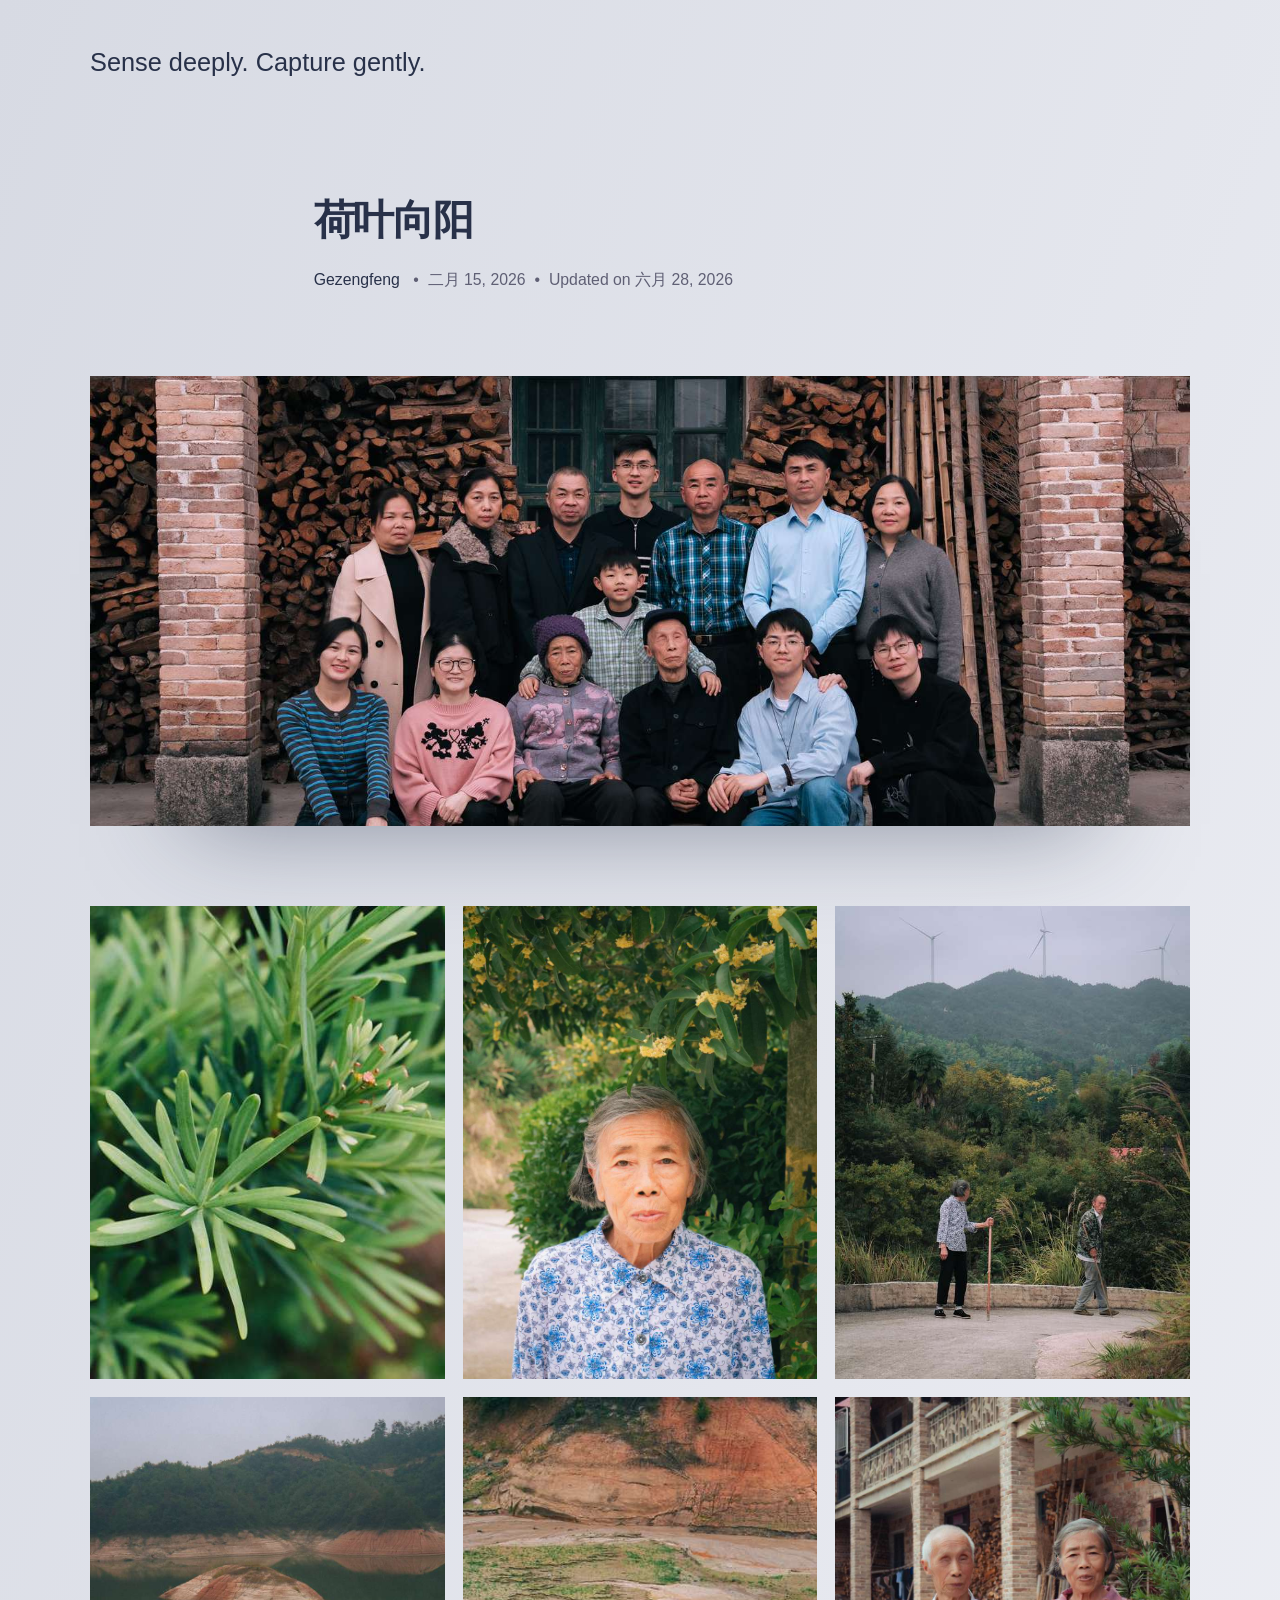
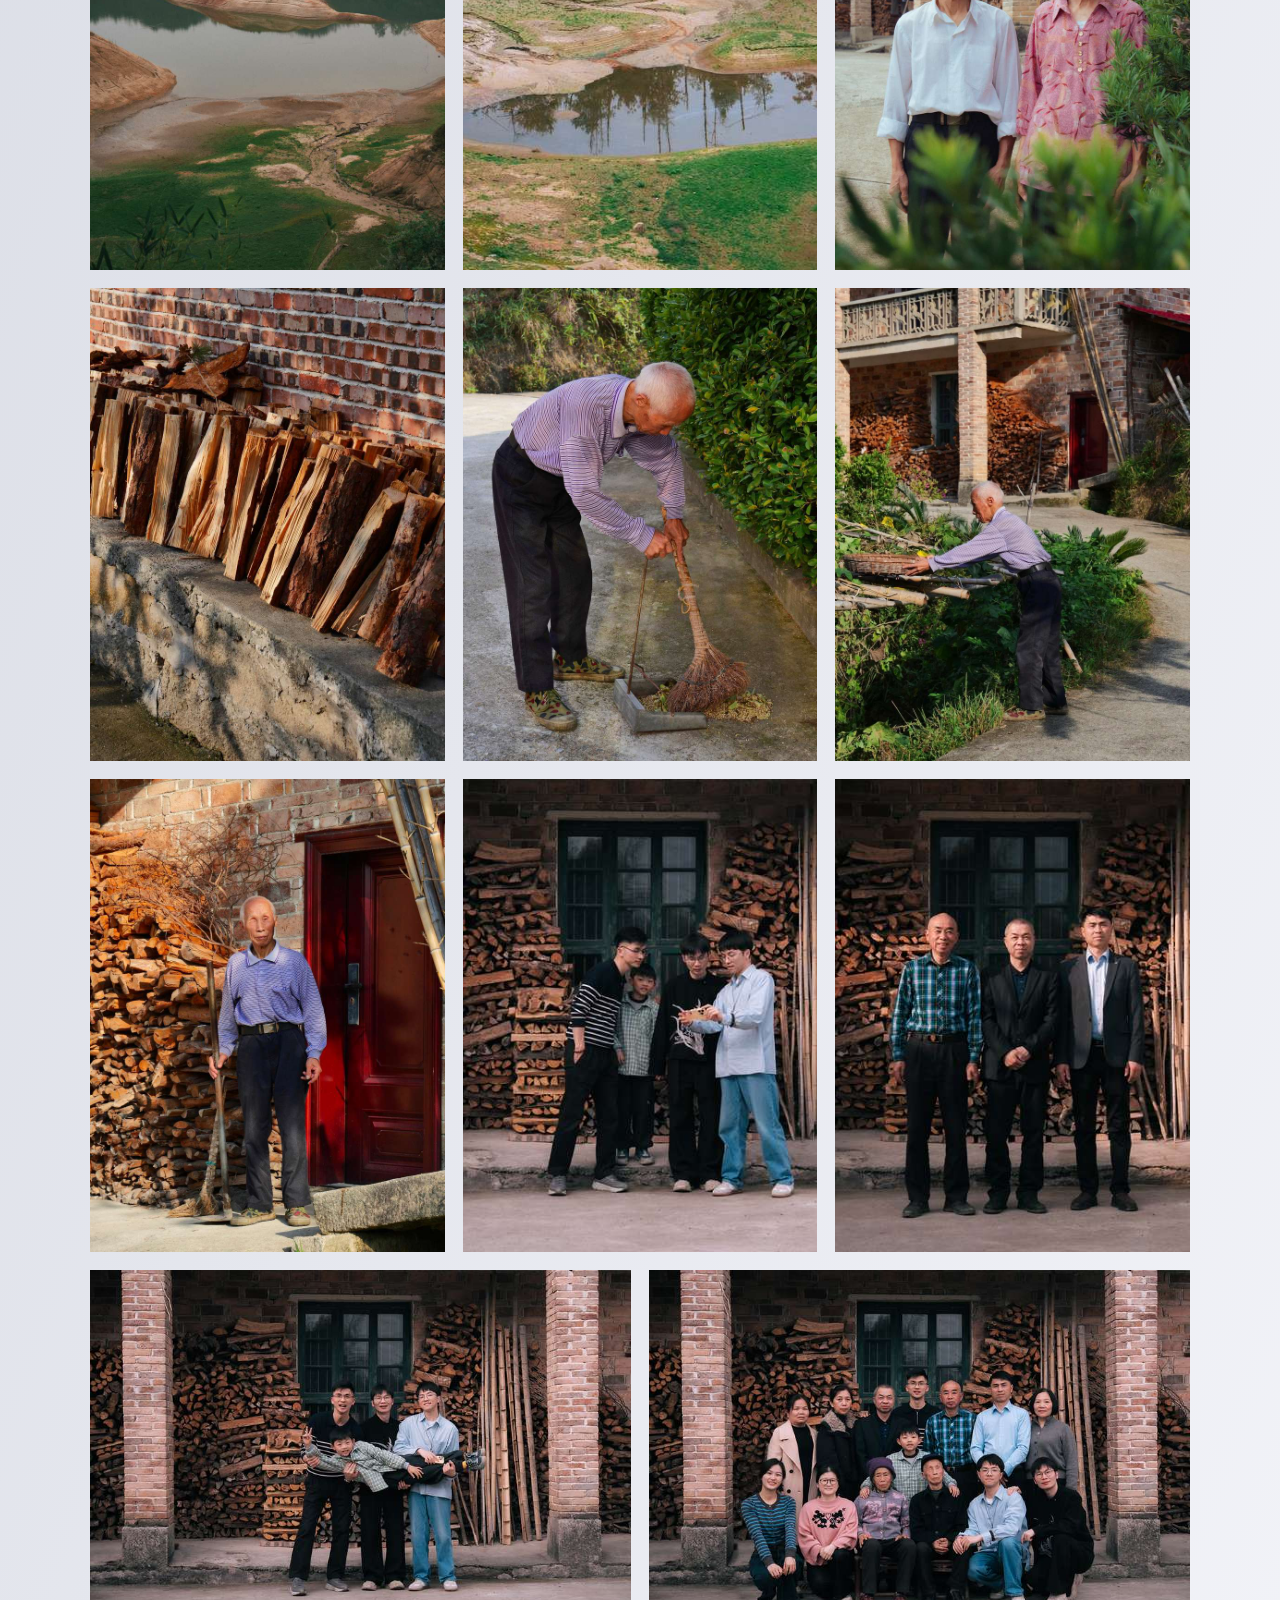
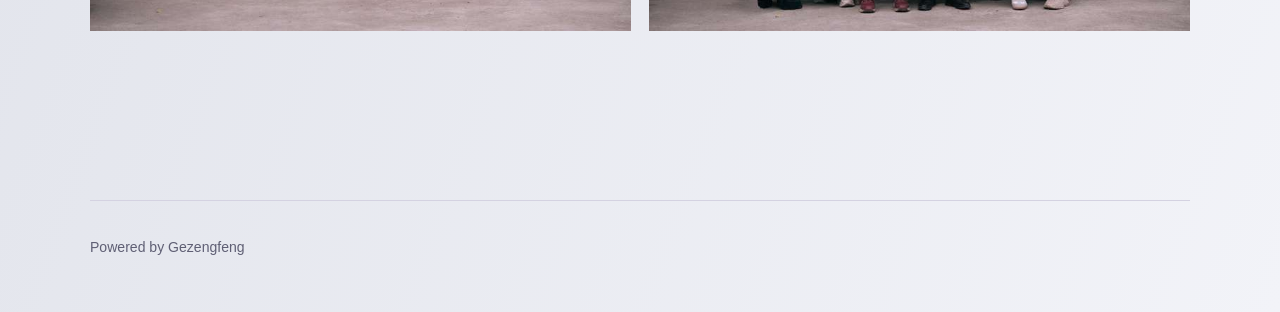
<file: he-ye-xiang-yang.html>
<!DOCTYPE html><html lang="zh-cn"><head><meta charset="utf-8"><meta http-equiv="X-UA-Compatible" content="IE=edge"><meta name="viewport" content="width=device-width,initial-scale=1"><title>荷叶向阳 - Sense deeply. Capture gently.</title><meta name="generator" content="Publii Open-Source CMS for Static Site"><link rel="canonical" href="https://gezengfeng.github.io/my-photos/he-ye-xiang-yang.html"><link rel="alternate" type="application/atom+xml" href="https://gezengfeng.github.io/my-photos/feed.xml" title="Sense deeply. Capture gently. - RSS"><link rel="alternate" type="application/json" href="https://gezengfeng.github.io/my-photos/feed.json" title="Sense deeply. Capture gently. - JSON"><meta property="og:title" content="荷叶向阳"><meta property="og:image" content="https://gezengfeng.github.io/my-photos/media/posts/6/DSC01377.jpg"><meta property="og:image:width" content="4608"><meta property="og:image:height" content="3072"><meta property="og:site_name" content="Sense deeply. Capture gently."><meta property="og:description" content=""><meta property="og:url" content="https://gezengfeng.github.io/my-photos/he-ye-xiang-yang.html"><meta property="og:type" content="article"><link rel="stylesheet" href="https://gezengfeng.github.io/my-photos/assets/css/style.css?v=7dd70b7b63fedd4b0403e910cebd3b50"><script type="application/ld+json">{"@context":"http://schema.org","@type":"Article","mainEntityOfPage":{"@type":"WebPage","@id":"https://gezengfeng.github.io/my-photos/he-ye-xiang-yang.html"},"headline":"荷叶向阳","datePublished":"2026-02-15T19:50+08:00","dateModified":"2026-06-28T21:27+08:00","image":{"@type":"ImageObject","url":"https://gezengfeng.github.io/my-photos/media/posts/6/DSC01377.jpg","height":3072,"width":4608},"description":"","author":{"@type":"Person","name":"Gezengfeng","url":"https://gezengfeng.github.io/my-photos/authors/gezengfeng/"},"publisher":{"@type":"Organization","name":"Gezengfeng"}}</script><noscript><style>img[loading] {
                    opacity: 1;
                }</style></noscript><link rel="stylesheet" href="https://gezengfeng.github.io/my-photos/media/plugins/simpleLightboxGallery/venobox.min.css"></head><body class="post-template lines"><div class="container lines lines--right"><header class="header"><a href="https://gezengfeng.github.io/my-photos/" class="logo">Sense deeply. Capture gently.</a></header><main class="main post"><article class="content"><header class="content__inner content__header"><h1 class="content__title">荷叶向阳</h1><div class="content__meta"><div class="content__meta__left"><a href="https://gezengfeng.github.io/my-photos/authors/gezengfeng/" class="invert content__author" rel="author" title="Gezengfeng">Gezengfeng</a></div><div class="content__meta__right"><time datetime="2026-02-15T19:50" class="content__date">二月 15, 2026</time><div class="content__updated">Updated on <time datetime="2026-02-15T19:50" class="content__date">六月 28, 2026</time></div></div></div></header><figure class="content__featured-image"><div class="content__featured-image__inner is-img-loading"><img src="https://gezengfeng.github.io/my-photos/media/posts/6/DSC01377.jpg" srcset="https://gezengfeng.github.io/my-photos/media/posts/6/responsive/DSC01377-xs.jpg 384w, https://gezengfeng.github.io/my-photos/media/posts/6/responsive/DSC01377-sm.jpg 600w, https://gezengfeng.github.io/my-photos/media/posts/6/responsive/DSC01377-md.jpg 768w, https://gezengfeng.github.io/my-photos/media/posts/6/responsive/DSC01377-lg.jpg 1200w, https://gezengfeng.github.io/my-photos/media/posts/6/responsive/DSC01377-xl.jpg 1600w" sizes="(min-width: 37.5em) 1600px, 80vw" loading="eager" height="3072" width="4608" alt=""></div></figure><div class="content__inner"><div class="content__entry"><div class="gallery-wrapper gallery-wrapper--full"><div class="gallery" data-is-empty="false" data-translation="添加图片" data-columns="3"><figure class="gallery__item"><a href="https://gezengfeng.github.io/my-photos/media/posts/6/gallery/01041058.jpg" data-size="5184x3888" data-gall="galleryGroup-1"><img loading="lazy" src="https://gezengfeng.github.io/my-photos/media/posts/6/gallery/01041058-thumbnail.jpg" alt="" width="768" height="576"></a></figure><figure class="gallery__item"><a href="https://gezengfeng.github.io/my-photos/media/posts/6/gallery/01041061-Kao-Bei.jpg" data-size="3888x5184" data-gall="galleryGroup-1"><img loading="lazy" src="https://gezengfeng.github.io/my-photos/media/posts/6/gallery/01041061-Kao-Bei-thumbnail.jpg" alt="" width="768" height="1024"></a></figure><figure class="gallery__item"><a href="https://gezengfeng.github.io/my-photos/media/posts/6/gallery/01041068.jpg" data-size="4977x3733" data-gall="galleryGroup-1"><img loading="lazy" src="https://gezengfeng.github.io/my-photos/media/posts/6/gallery/01041068-thumbnail.jpg" alt="" width="768" height="576"></a></figure><figure class="gallery__item"><a href="https://gezengfeng.github.io/my-photos/media/posts/6/gallery/01041183.jpg" data-size="3856x5142" data-gall="galleryGroup-1"><img loading="lazy" src="https://gezengfeng.github.io/my-photos/media/posts/6/gallery/01041183-thumbnail.jpg" alt="" width="768" height="1024"></a></figure><figure class="gallery__item"><a href="https://gezengfeng.github.io/my-photos/media/posts/6/gallery/01041192.jpg" data-size="4841x3631" data-gall="galleryGroup-1"><img loading="lazy" src="https://gezengfeng.github.io/my-photos/media/posts/6/gallery/01041192-thumbnail.jpg" alt="" width="768" height="576"></a></figure><figure class="gallery__item"><a href="https://gezengfeng.github.io/my-photos/media/posts/6/gallery/01041525.jpg" data-size="3888x5184" data-gall="galleryGroup-1"><img loading="lazy" src="https://gezengfeng.github.io/my-photos/media/posts/6/gallery/01041525-thumbnail.jpg" alt="" width="768" height="1024"></a></figure><figure class="gallery__item"><a href="https://gezengfeng.github.io/my-photos/media/posts/6/gallery/IMG_20251002_090557.jpg" data-size="1440x1920" data-gall="galleryGroup-1"><img loading="lazy" src="https://gezengfeng.github.io/my-photos/media/posts/6/gallery/IMG_20251002_090557-thumbnail.jpg" alt="" width="768" height="1024"></a></figure><figure class="gallery__item"><a href="https://gezengfeng.github.io/my-photos/media/posts/6/gallery/IMG_20251002_090132.jpg" data-size="1440x1920" data-gall="galleryGroup-1"><img loading="lazy" src="https://gezengfeng.github.io/my-photos/media/posts/6/gallery/IMG_20251002_090132-thumbnail.jpg" alt="" width="768" height="1024"></a></figure><figure class="gallery__item"><a href="https://gezengfeng.github.io/my-photos/media/posts/6/gallery/IMG_20251002_085938.jpg" data-size="1364x1816" data-gall="galleryGroup-1"><img loading="lazy" src="https://gezengfeng.github.io/my-photos/media/posts/6/gallery/IMG_20251002_085938-thumbnail.jpg" alt="" width="768" height="1022"></a></figure><figure class="gallery__item"><a href="https://gezengfeng.github.io/my-photos/media/posts/6/gallery/IMG_20251002_085726.jpg" data-size="1440x1920" data-gall="galleryGroup-1"><img loading="lazy" src="https://gezengfeng.github.io/my-photos/media/posts/6/gallery/IMG_20251002_085726-thumbnail.jpg" alt="" width="768" height="1024"></a></figure><figure class="gallery__item"><a href="https://gezengfeng.github.io/my-photos/media/posts/6/gallery/DSC01445.jpg" data-size="4608x3072" data-gall="galleryGroup-1"><img loading="lazy" src="https://gezengfeng.github.io/my-photos/media/posts/6/gallery/DSC01445-thumbnail.jpg" alt="" width="768" height="512"></a></figure><figure class="gallery__item"><a href="https://gezengfeng.github.io/my-photos/media/posts/6/gallery/DSC01462.jpg" data-size="4608x3072" data-gall="galleryGroup-1"><img loading="lazy" src="https://gezengfeng.github.io/my-photos/media/posts/6/gallery/DSC01462-thumbnail.jpg" alt="" width="768" height="512"></a></figure><figure class="gallery__item"><a href="https://gezengfeng.github.io/my-photos/media/posts/6/gallery/DSC01457.jpg" data-size="4608x3072" data-gall="galleryGroup-1"><img loading="lazy" src="https://gezengfeng.github.io/my-photos/media/posts/6/gallery/DSC01457-thumbnail.jpg" alt="" width="768" height="512"></a></figure><figure class="gallery__item"><a href="https://gezengfeng.github.io/my-photos/media/posts/6/gallery/DSC01377.jpg" data-size="4608x3072" data-gall="galleryGroup-1"><img loading="lazy" src="https://gezengfeng.github.io/my-photos/media/posts/6/gallery/DSC01377-thumbnail.jpg" alt="" width="768" height="512"></a></figure></div></div></div><footer class="content__footer"><div class="content__tag-share"><div class="content__share"></div></div></footer></div></article></main><footer class="footer"><div class="footer__left"><div class="footer__copy">Powered by Gezengfeng</div></div><button onclick="backToTopFunction()" id="backToTop" class="footer__bttop" aria-label="Back to top" title="Back to top"><svg><use xlink:href="https://gezengfeng.github.io/my-photos/assets/svg/svg-map.svg#toparrow"/></svg></button></footer></div><script>window.publiiThemeMenuConfig = { mobileMenuMode: 'sidebar', animationSpeed: 300, submenuWidth: 'auto', doubleClickTime: 500, mobileMenuExpandableSubmenus: true, relatedContainerForOverlayMenuSelector: '.navbar', };</script><script defer="defer" src="https://gezengfeng.github.io/my-photos/assets/js/scripts.min.js?v=628f9b14187b480516b6c7f8be1e7585"></script><script>function publiiDetectLoadedImages () {
         var images = document.querySelectorAll('img[loading]:not(.is-loaded)');
         for (var i = 0; i < images.length; i++) {
            if (images[i].complete) {
               images[i].classList.add('is-loaded');
               images[i].parentNode.classList.remove('is-img-loading');
            } else {
               images[i].addEventListener('load', function () {
                  this.classList.add('is-loaded');
                  this.parentNode.classList.remove('is-img-loading');
               }, false);
            }
         }
      }
      publiiDetectLoadedImages();</script><script defer="defer" src="https://gezengfeng.github.io/my-photos/media/plugins/simpleLightboxGallery/venobox.min.js"></script><script type="text/javascript">document.addEventListener("DOMContentLoaded", () => {
						 try {
							  if (typeof VenoBox !== 'undefined') {
									new VenoBox({
										 selector: '.gallery__item a',
titleattr: 'data-title',
bgcolor: 'rgba(38, 40, 44, 1)',
fitView: true,
infinigall: true,
maxWidth: '100%',
navigation: true,
navKeyboard: true,
navTouch: true,
navSpeed: 300,
numeration: true,
overlayClose: true,
overlayColor: 'rgba(0,0,0,0.8)',
share: true,
shareStyle: 'pill',
spinColor: '#d2d2d2',
spinner: 'pulse',
titlePosition: 'top',
titleStyle: 'transparent',
toolsBackground: '#1C1C1C',
toolsColor: '#d2d2d2',
initialScale: 0.9,
transitionSpeed: 200
									});
							  } else {
									console.error("VenoBox script not loaded.");
							  }
						 } catch (error) {
							  console.error("Failed to initialize VenoBox:", error);
						 }
					});</script></body></html>
</file>
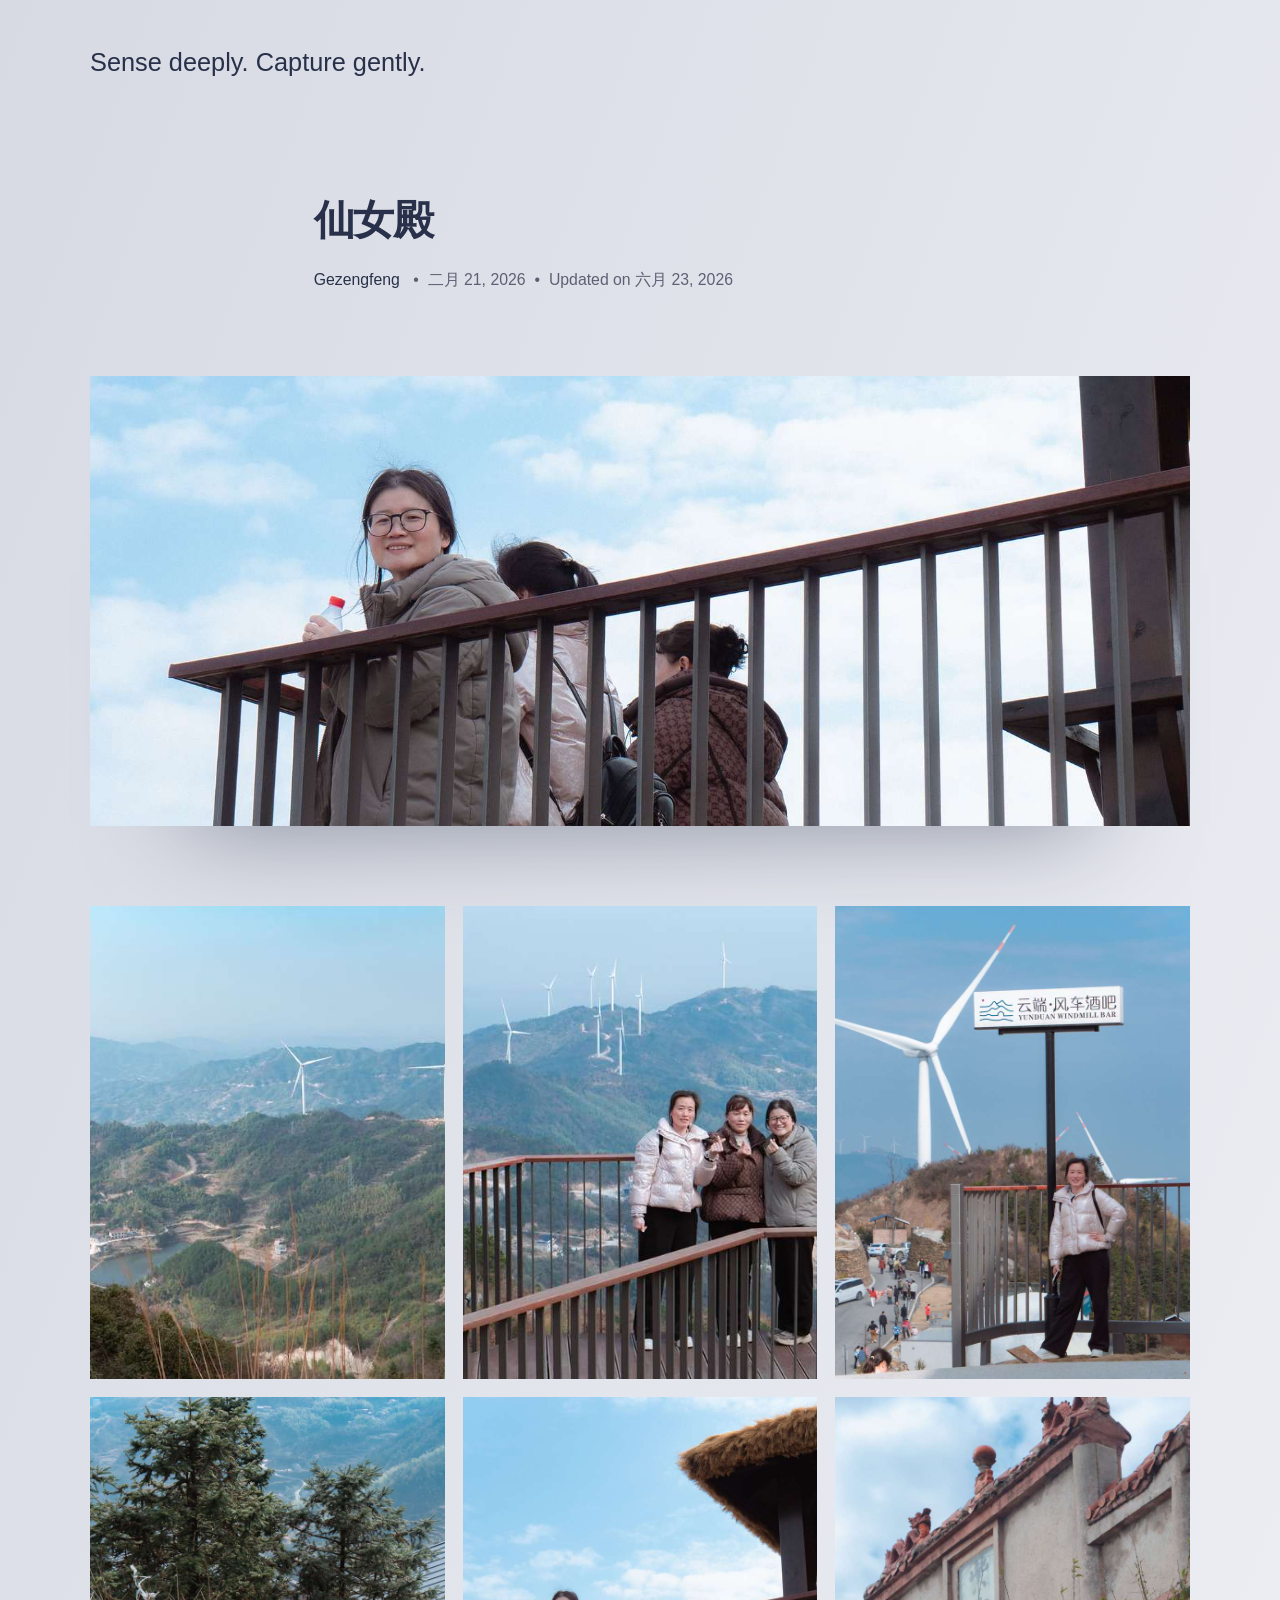
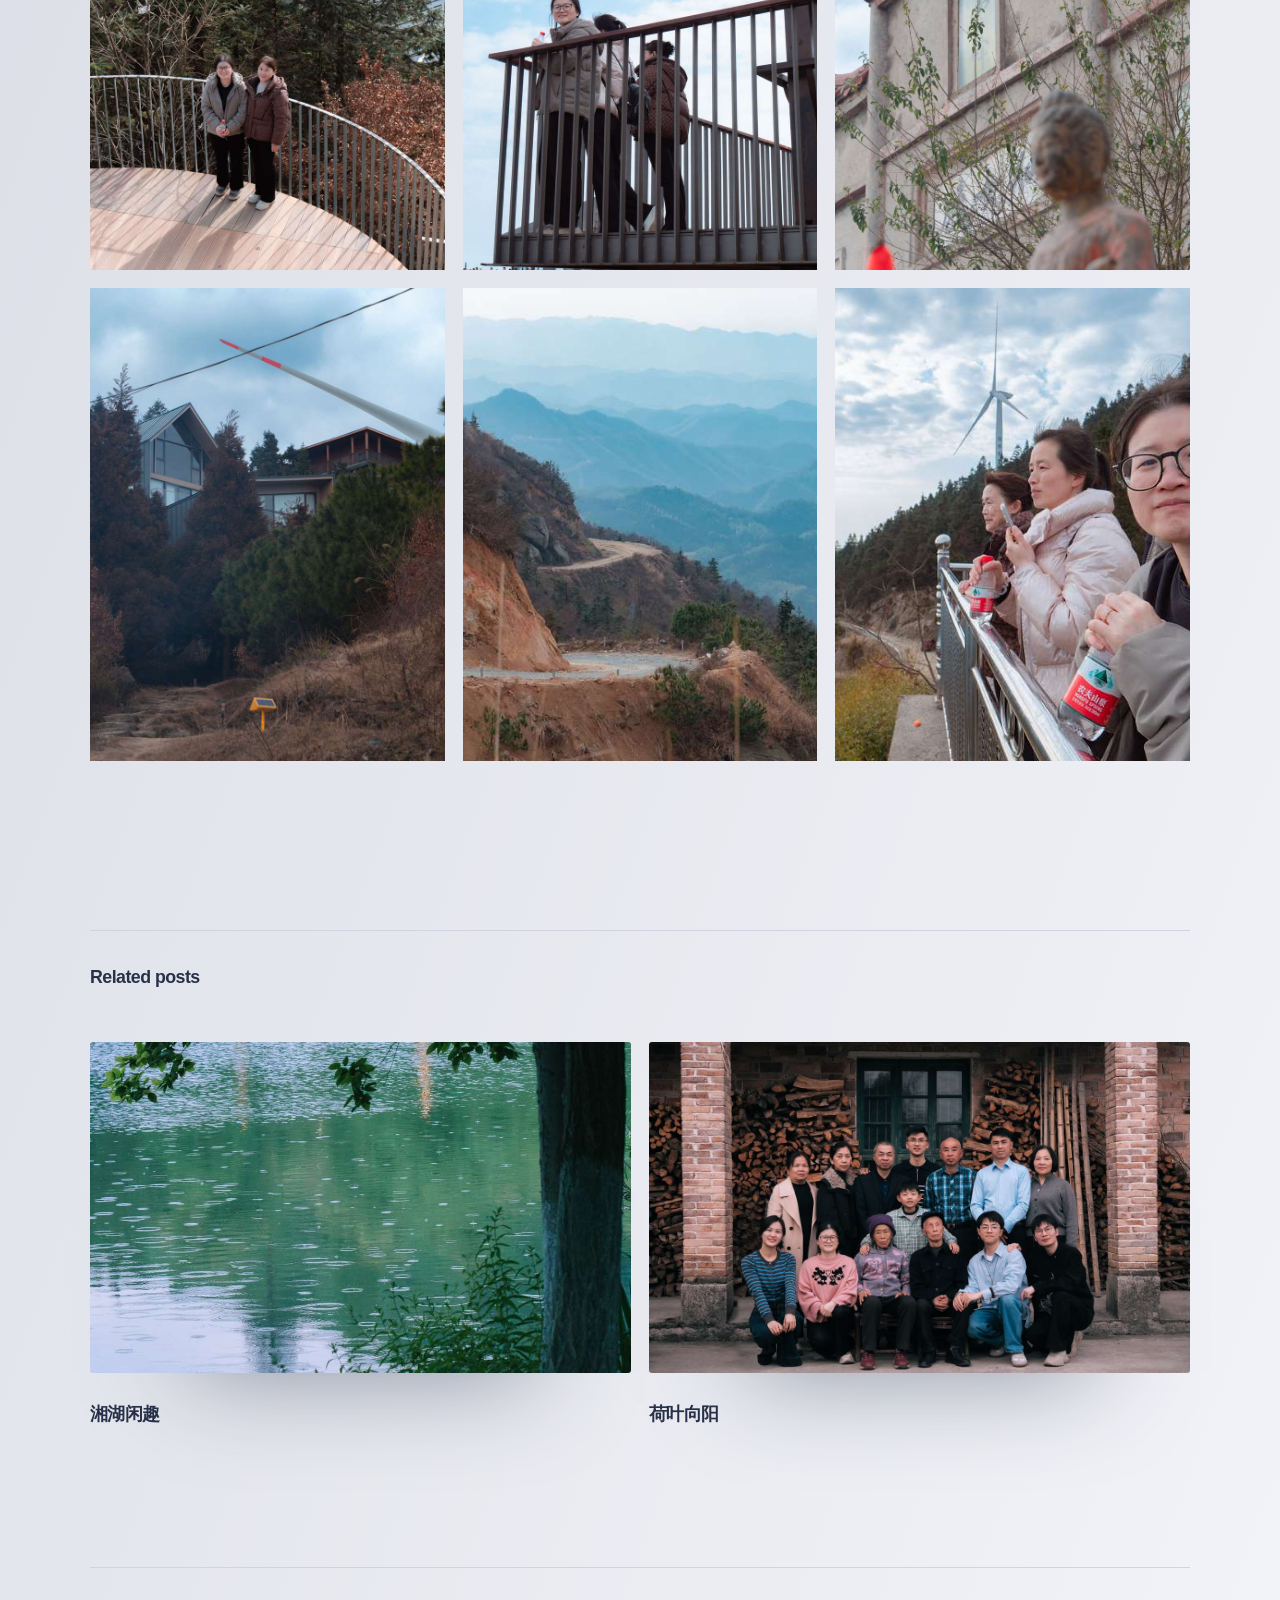
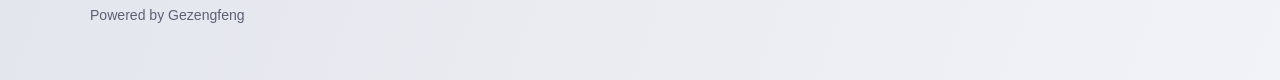
<file: xian-nu-dian.html>
<!DOCTYPE html><html lang="zh-cn"><head><meta charset="utf-8"><meta http-equiv="X-UA-Compatible" content="IE=edge"><meta name="viewport" content="width=device-width,initial-scale=1"><title>仙女殿 - Sense deeply. Capture gently.</title><meta name="generator" content="Publii Open-Source CMS for Static Site"><link rel="canonical" href="https://gezengfeng.github.io/my-photos/xian-nu-dian.html"><link rel="alternate" type="application/atom+xml" href="https://gezengfeng.github.io/my-photos/feed.xml" title="Sense deeply. Capture gently. - RSS"><link rel="alternate" type="application/json" href="https://gezengfeng.github.io/my-photos/feed.json" title="Sense deeply. Capture gently. - JSON"><meta property="og:title" content="仙女殿"><meta property="og:image" content="https://gezengfeng.github.io/my-photos/media/posts/5/01052878-2.jpg"><meta property="og:image:width" content="3854"><meta property="og:image:height" content="5138"><meta property="og:site_name" content="Sense deeply. Capture gently."><meta property="og:description" content=""><meta property="og:url" content="https://gezengfeng.github.io/my-photos/xian-nu-dian.html"><meta property="og:type" content="article"><link rel="stylesheet" href="https://gezengfeng.github.io/my-photos/assets/css/style.css?v=7dd70b7b63fedd4b0403e910cebd3b50"><script type="application/ld+json">{"@context":"http://schema.org","@type":"Article","mainEntityOfPage":{"@type":"WebPage","@id":"https://gezengfeng.github.io/my-photos/xian-nu-dian.html"},"headline":"仙女殿","datePublished":"2026-02-21T19:46+08:00","dateModified":"2026-06-23T19:36+08:00","image":{"@type":"ImageObject","url":"https://gezengfeng.github.io/my-photos/media/posts/5/01052878-2.jpg","height":5138,"width":3854},"description":"","author":{"@type":"Person","name":"Gezengfeng","url":"https://gezengfeng.github.io/my-photos/authors/gezengfeng/"},"publisher":{"@type":"Organization","name":"Gezengfeng"}}</script><noscript><style>img[loading] {
                    opacity: 1;
                }</style></noscript><link rel="stylesheet" href="https://gezengfeng.github.io/my-photos/media/plugins/simpleLightboxGallery/venobox.min.css"></head><body class="post-template lines"><div class="container lines lines--right"><header class="header"><a href="https://gezengfeng.github.io/my-photos/" class="logo">Sense deeply. Capture gently.</a></header><main class="main post"><article class="content"><header class="content__inner content__header"><h1 class="content__title">仙女殿</h1><div class="content__meta"><div class="content__meta__left"><a href="https://gezengfeng.github.io/my-photos/authors/gezengfeng/" class="invert content__author" rel="author" title="Gezengfeng">Gezengfeng</a></div><div class="content__meta__right"><time datetime="2026-02-21T19:46" class="content__date">二月 21, 2026</time><div class="content__updated">Updated on <time datetime="2026-02-21T19:46" class="content__date">六月 23, 2026</time></div></div></div></header><figure class="content__featured-image"><div class="content__featured-image__inner is-img-loading"><img src="https://gezengfeng.github.io/my-photos/media/posts/5/01052878-2.jpg" srcset="https://gezengfeng.github.io/my-photos/media/posts/5/responsive/01052878-2-xs.jpg 384w, https://gezengfeng.github.io/my-photos/media/posts/5/responsive/01052878-2-sm.jpg 600w, https://gezengfeng.github.io/my-photos/media/posts/5/responsive/01052878-2-md.jpg 768w, https://gezengfeng.github.io/my-photos/media/posts/5/responsive/01052878-2-lg.jpg 1200w, https://gezengfeng.github.io/my-photos/media/posts/5/responsive/01052878-2-xl.jpg 1600w" sizes="(min-width: 37.5em) 1600px, 80vw" loading="eager" height="5138" width="3854" alt=""></div></figure><div class="content__inner"><div class="content__entry"><div class="gallery-wrapper gallery-wrapper--full"><div class="gallery" data-is-empty="false" data-translation="添加图片" data-columns="3"><figure class="gallery__item"><a href="https://gezengfeng.github.io/my-photos/media/posts/5/gallery/01052939.jpg" data-size="5077x3808" data-gall="galleryGroup-1"><img loading="lazy" src="https://gezengfeng.github.io/my-photos/media/posts/5/gallery/01052939-thumbnail.jpg" alt="" width="768" height="576"></a></figure><figure class="gallery__item"><a href="https://gezengfeng.github.io/my-photos/media/posts/5/gallery/01052781.jpg" data-size="5002x3751" data-gall="galleryGroup-1"><img loading="lazy" src="https://gezengfeng.github.io/my-photos/media/posts/5/gallery/01052781-thumbnail.jpg" alt="" width="768" height="576"></a></figure><figure class="gallery__item"><a href="https://gezengfeng.github.io/my-photos/media/posts/5/gallery/01052792.jpg" data-size="3817x5089" data-gall="galleryGroup-1"><img loading="lazy" src="https://gezengfeng.github.io/my-photos/media/posts/5/gallery/01052792-thumbnail.jpg" alt="" width="768" height="1024"></a></figure><figure class="gallery__item"><a href="https://gezengfeng.github.io/my-photos/media/posts/5/gallery/01052830.jpg" data-size="3888x5184" data-gall="galleryGroup-1"><img loading="lazy" src="https://gezengfeng.github.io/my-photos/media/posts/5/gallery/01052830-thumbnail.jpg" alt="" width="768" height="1024"></a></figure><figure class="gallery__item"><a href="https://gezengfeng.github.io/my-photos/media/posts/5/gallery/01052878.jpg" data-size="3854x5138" data-gall="galleryGroup-1"><img loading="lazy" src="https://gezengfeng.github.io/my-photos/media/posts/5/gallery/01052878-thumbnail.jpg" alt="" width="768" height="1024"></a></figure><figure class="gallery__item"><a href="https://gezengfeng.github.io/my-photos/media/posts/5/gallery/01052923.jpg" data-size="3888x5184" data-gall="galleryGroup-1"><img loading="lazy" src="https://gezengfeng.github.io/my-photos/media/posts/5/gallery/01052923-thumbnail.jpg" alt="" width="768" height="1024"></a></figure><figure class="gallery__item"><a href="https://gezengfeng.github.io/my-photos/media/posts/5/gallery/01052910-2.jpg" data-size="3669x4892" data-gall="galleryGroup-1"><img loading="lazy" src="https://gezengfeng.github.io/my-photos/media/posts/5/gallery/01052910-2-thumbnail.jpg" alt="" width="768" height="1024"></a></figure><figure class="gallery__item"><a href="https://gezengfeng.github.io/my-photos/media/posts/5/gallery/01052891.jpg" data-size="5184x3888" data-gall="galleryGroup-1"><img loading="lazy" src="https://gezengfeng.github.io/my-photos/media/posts/5/gallery/01052891-thumbnail.jpg" alt="" width="768" height="576"></a></figure><figure class="gallery__item"><a href="https://gezengfeng.github.io/my-photos/media/posts/5/gallery/01052899.jpg" data-size="5184x3888" data-gall="galleryGroup-1"><img loading="lazy" src="https://gezengfeng.github.io/my-photos/media/posts/5/gallery/01052899-thumbnail.jpg" alt="" width="768" height="576"></a></figure></div></div></div><footer class="content__footer"><div class="content__tag-share"><div class="content__share"></div></div></footer></div></article><div class="content__related"><h3 class="content__related__title">Related posts</h3><div class="l-grid l-grid--2"><article class="c-card"><div class="c-card__wrapper"><figure class="c-card__image is-img-loading"><img src="https://gezengfeng.github.io/my-photos/media/posts/7/01063275.jpg" srcset="https://gezengfeng.github.io/my-photos/media/posts/7/responsive/01063275-xs.jpg 384w, https://gezengfeng.github.io/my-photos/media/posts/7/responsive/01063275-sm.jpg 600w, https://gezengfeng.github.io/my-photos/media/posts/7/responsive/01063275-md.jpg 768w, https://gezengfeng.github.io/my-photos/media/posts/7/responsive/01063275-lg.jpg 1200w" sizes="(min-width: 37.5em) 80vw, 50vw" loading="lazy" height="3829" width="5105" alt=""></figure><div class="c-card__content"><header><h2 class="c-card__title"><a href="https://gezengfeng.github.io/my-photos/xiang-hu.html" class="invert">湘湖闲趣</a></h2></header><footer class="c-card__meta"></footer></div></div></article><article class="c-card"><div class="c-card__wrapper"><figure class="c-card__image is-img-loading"><img src="https://gezengfeng.github.io/my-photos/media/posts/6/DSC01377.jpg" srcset="https://gezengfeng.github.io/my-photos/media/posts/6/responsive/DSC01377-xs.jpg 384w, https://gezengfeng.github.io/my-photos/media/posts/6/responsive/DSC01377-sm.jpg 600w, https://gezengfeng.github.io/my-photos/media/posts/6/responsive/DSC01377-md.jpg 768w, https://gezengfeng.github.io/my-photos/media/posts/6/responsive/DSC01377-lg.jpg 1200w" sizes="(min-width: 37.5em) 80vw, 50vw" loading="lazy" height="3072" width="4608" alt=""></figure><div class="c-card__content"><header><h2 class="c-card__title"><a href="https://gezengfeng.github.io/my-photos/he-ye-xiang-yang.html" class="invert">荷叶向阳</a></h2></header><footer class="c-card__meta"></footer></div></div></article></div></div></main><footer class="footer"><div class="footer__left"><div class="footer__copy">Powered by Gezengfeng</div></div><button onclick="backToTopFunction()" id="backToTop" class="footer__bttop" aria-label="Back to top" title="Back to top"><svg><use xlink:href="https://gezengfeng.github.io/my-photos/assets/svg/svg-map.svg#toparrow"/></svg></button></footer></div><script>window.publiiThemeMenuConfig = { mobileMenuMode: 'sidebar', animationSpeed: 300, submenuWidth: 'auto', doubleClickTime: 500, mobileMenuExpandableSubmenus: true, relatedContainerForOverlayMenuSelector: '.navbar', };</script><script defer="defer" src="https://gezengfeng.github.io/my-photos/assets/js/scripts.min.js?v=628f9b14187b480516b6c7f8be1e7585"></script><script>function publiiDetectLoadedImages () {
         var images = document.querySelectorAll('img[loading]:not(.is-loaded)');
         for (var i = 0; i < images.length; i++) {
            if (images[i].complete) {
               images[i].classList.add('is-loaded');
               images[i].parentNode.classList.remove('is-img-loading');
            } else {
               images[i].addEventListener('load', function () {
                  this.classList.add('is-loaded');
                  this.parentNode.classList.remove('is-img-loading');
               }, false);
            }
         }
      }
      publiiDetectLoadedImages();</script><script defer="defer" src="https://gezengfeng.github.io/my-photos/media/plugins/simpleLightboxGallery/venobox.min.js"></script><script type="text/javascript">document.addEventListener("DOMContentLoaded", () => {
						 try {
							  if (typeof VenoBox !== 'undefined') {
									new VenoBox({
										 selector: '.gallery__item a',
titleattr: 'data-title',
bgcolor: 'rgba(38, 40, 44, 1)',
fitView: true,
infinigall: true,
maxWidth: '100%',
navigation: true,
navKeyboard: true,
navTouch: true,
navSpeed: 300,
numeration: true,
overlayClose: true,
overlayColor: 'rgba(0,0,0,0.8)',
share: true,
shareStyle: 'pill',
spinColor: '#d2d2d2',
spinner: 'pulse',
titlePosition: 'top',
titleStyle: 'transparent',
toolsBackground: '#1C1C1C',
toolsColor: '#d2d2d2',
initialScale: 0.9,
transitionSpeed: 200
									});
							  } else {
									console.error("VenoBox script not loaded.");
							  }
						 } catch (error) {
							  console.error("Failed to initialize VenoBox:", error);
						 }
					});</script></body></html>
</file>
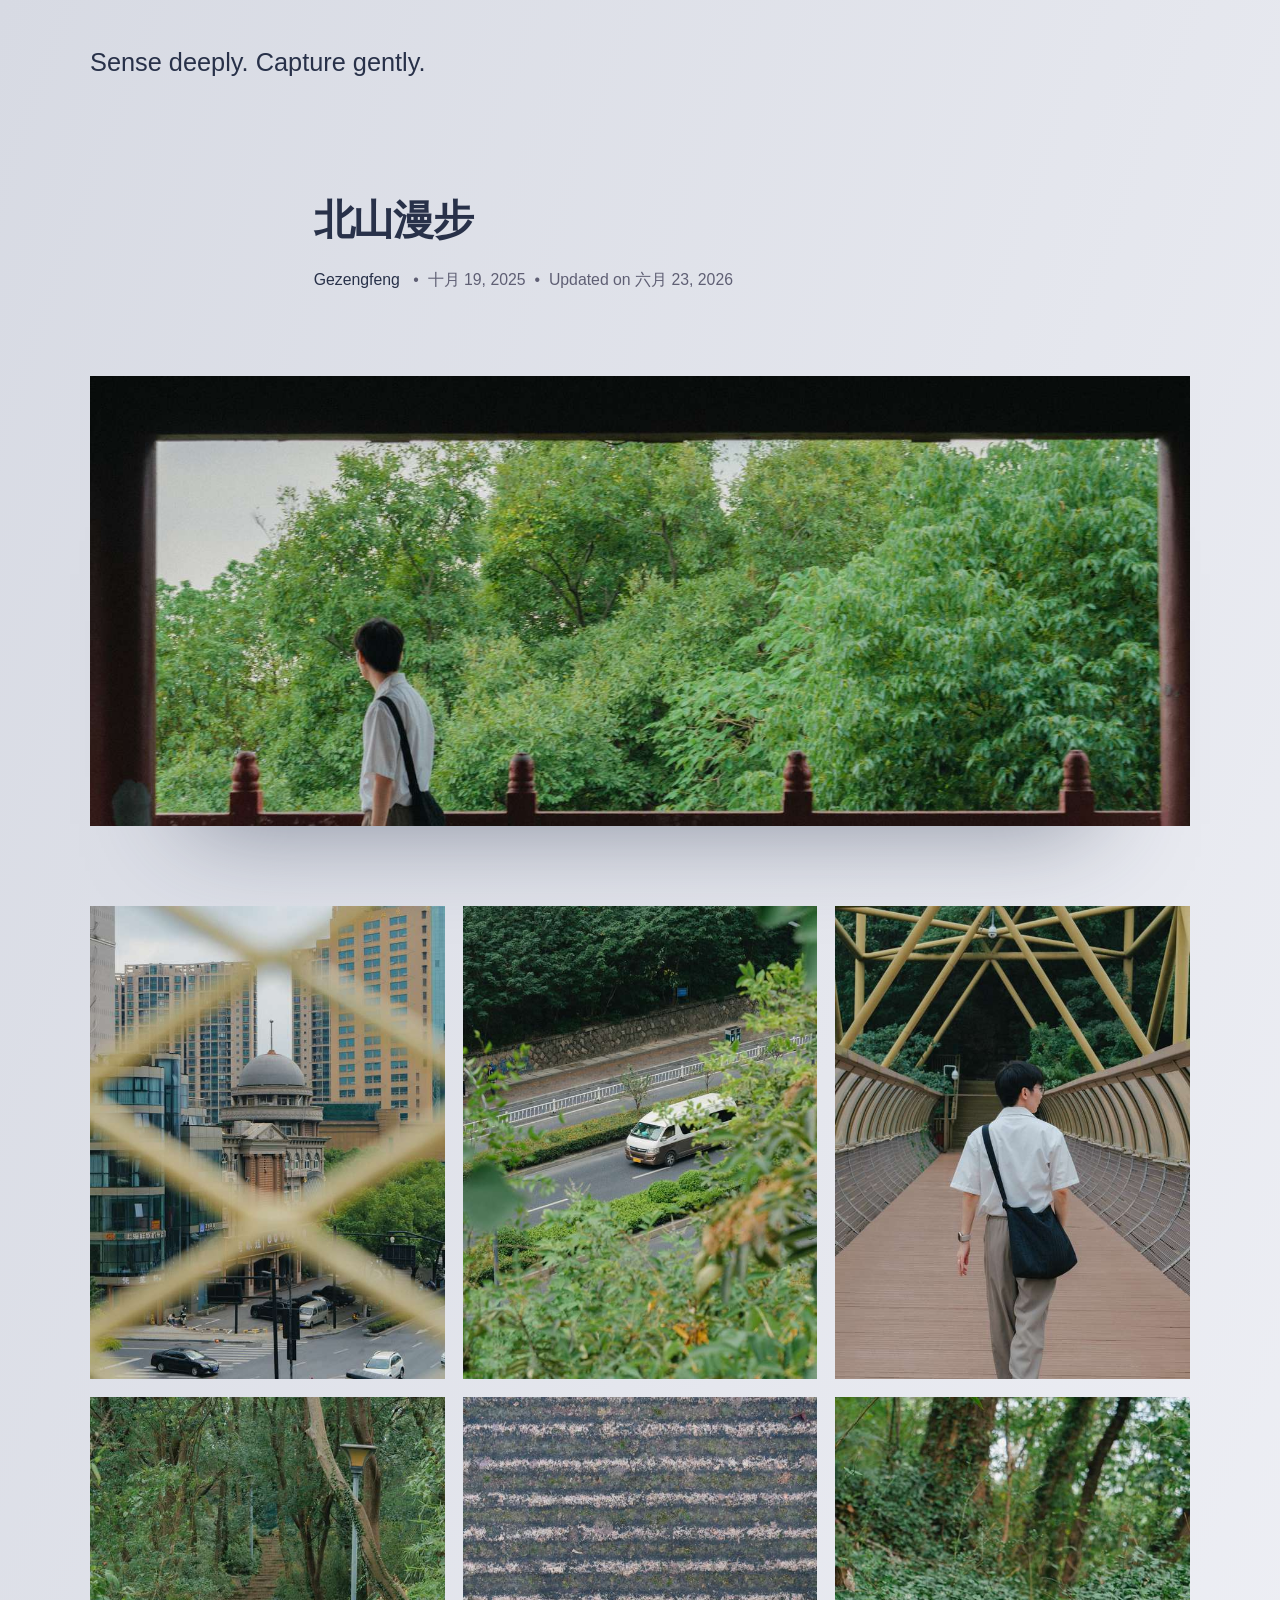
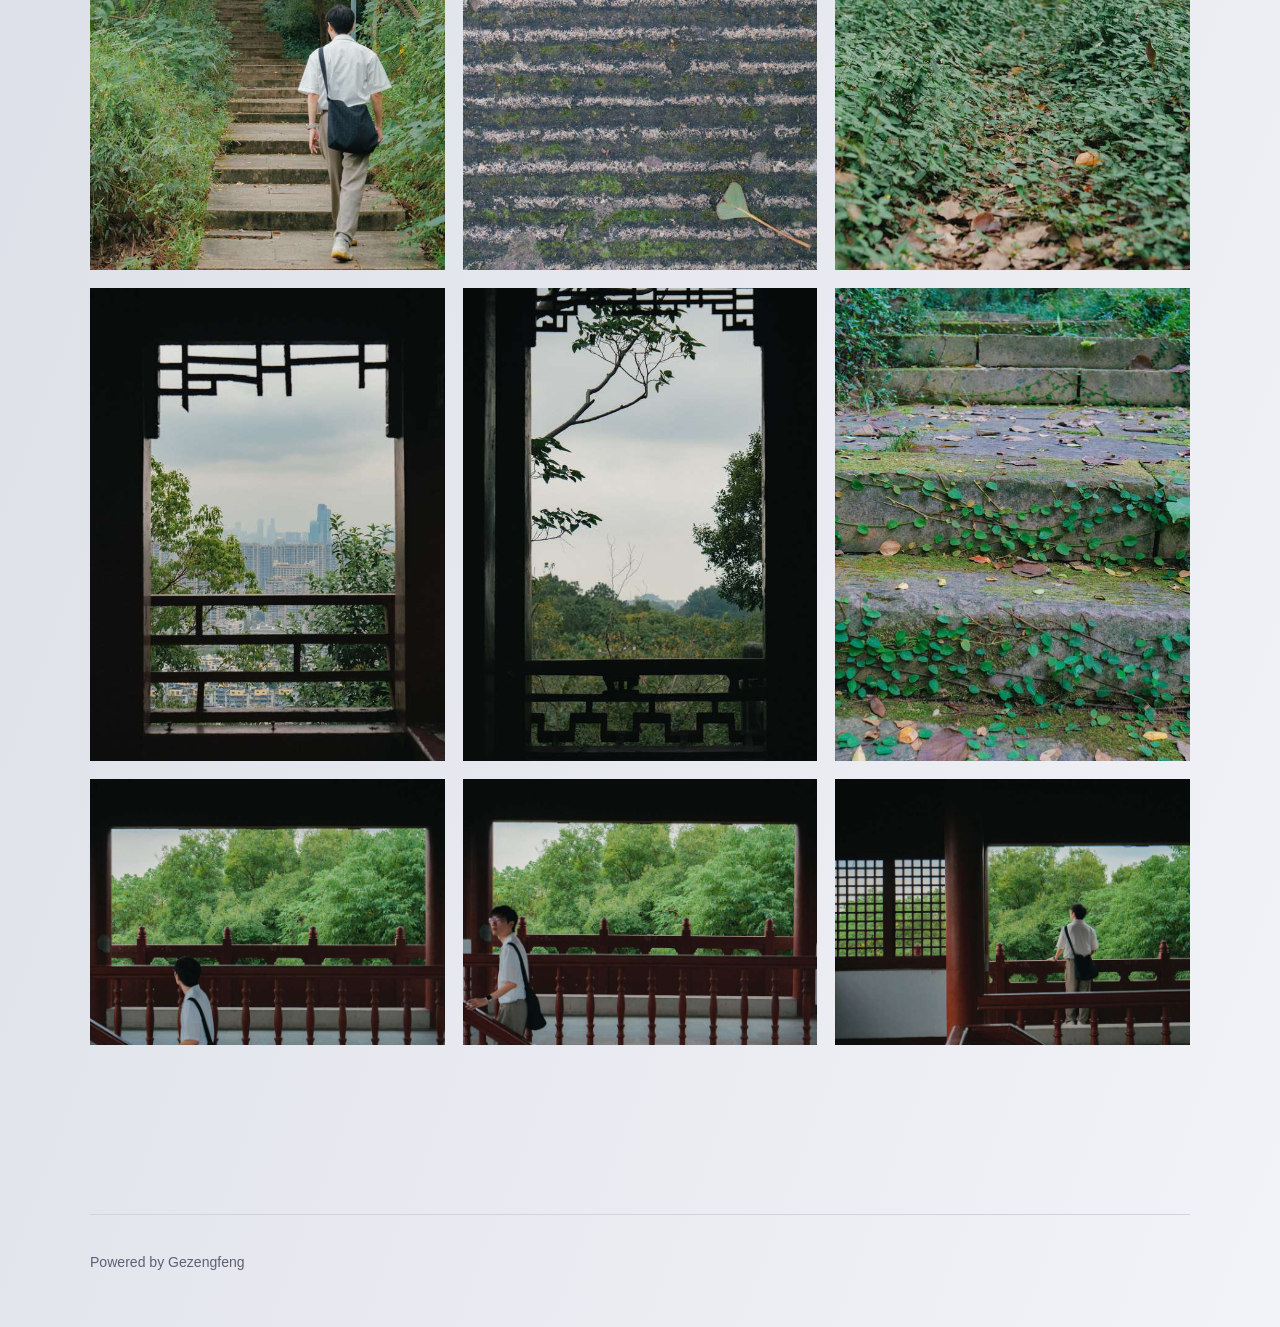
<file: xiang-hu-yi-quan.html>
<!DOCTYPE html><html lang="zh-cn"><head><meta charset="utf-8"><meta http-equiv="X-UA-Compatible" content="IE=edge"><meta name="viewport" content="width=device-width,initial-scale=1"><title>北山漫步 - Sense deeply. Capture gently.</title><meta name="generator" content="Publii Open-Source CMS for Static Site"><link rel="canonical" href="https://gezengfeng.github.io/my-photos/xiang-hu-yi-quan.html"><link rel="alternate" type="application/atom+xml" href="https://gezengfeng.github.io/my-photos/feed.xml" title="Sense deeply. Capture gently. - RSS"><link rel="alternate" type="application/json" href="https://gezengfeng.github.io/my-photos/feed.json" title="Sense deeply. Capture gently. - JSON"><meta property="og:title" content="北山漫步"><meta property="og:image" content="https://gezengfeng.github.io/my-photos/media/posts/4/P1041990.jpg"><meta property="og:image:width" content="5033"><meta property="og:image:height" content="3775"><meta property="og:site_name" content="Sense deeply. Capture gently."><meta property="og:description" content=""><meta property="og:url" content="https://gezengfeng.github.io/my-photos/xiang-hu-yi-quan.html"><meta property="og:type" content="article"><link rel="stylesheet" href="https://gezengfeng.github.io/my-photos/assets/css/style.css?v=7dd70b7b63fedd4b0403e910cebd3b50"><script type="application/ld+json">{"@context":"http://schema.org","@type":"Article","mainEntityOfPage":{"@type":"WebPage","@id":"https://gezengfeng.github.io/my-photos/xiang-hu-yi-quan.html"},"headline":"北山漫步","datePublished":"2025-10-19T19:17+08:00","dateModified":"2026-06-23T18:38+08:00","image":{"@type":"ImageObject","url":"https://gezengfeng.github.io/my-photos/media/posts/4/P1041990.jpg","height":3775,"width":5033},"description":"","author":{"@type":"Person","name":"Gezengfeng","url":"https://gezengfeng.github.io/my-photos/authors/gezengfeng/"},"publisher":{"@type":"Organization","name":"Gezengfeng"}}</script><noscript><style>img[loading] {
                    opacity: 1;
                }</style></noscript><link rel="stylesheet" href="https://gezengfeng.github.io/my-photos/media/plugins/simpleLightboxGallery/venobox.min.css"></head><body class="post-template lines"><div class="container lines lines--right"><header class="header"><a href="https://gezengfeng.github.io/my-photos/" class="logo">Sense deeply. Capture gently.</a></header><main class="main post"><article class="content"><header class="content__inner content__header"><h1 class="content__title">北山漫步</h1><div class="content__meta"><div class="content__meta__left"><a href="https://gezengfeng.github.io/my-photos/authors/gezengfeng/" class="invert content__author" rel="author" title="Gezengfeng">Gezengfeng</a></div><div class="content__meta__right"><time datetime="2025-10-19T19:17" class="content__date">十月 19, 2025</time><div class="content__updated">Updated on <time datetime="2025-10-19T19:17" class="content__date">六月 23, 2026</time></div></div></div></header><figure class="content__featured-image"><div class="content__featured-image__inner is-img-loading"><img src="https://gezengfeng.github.io/my-photos/media/posts/4/P1041990.jpg" srcset="https://gezengfeng.github.io/my-photos/media/posts/4/responsive/P1041990-xs.jpg 384w, https://gezengfeng.github.io/my-photos/media/posts/4/responsive/P1041990-sm.jpg 600w, https://gezengfeng.github.io/my-photos/media/posts/4/responsive/P1041990-md.jpg 768w, https://gezengfeng.github.io/my-photos/media/posts/4/responsive/P1041990-lg.jpg 1200w, https://gezengfeng.github.io/my-photos/media/posts/4/responsive/P1041990-xl.jpg 1600w" sizes="(min-width: 37.5em) 1600px, 80vw" loading="eager" height="3775" width="5033" alt=""></div></figure><div class="content__inner"><div class="content__entry"><div class="gallery-wrapper gallery-wrapper--full"><div class="gallery" data-is-empty="false" data-translation="添加图片" data-columns="3"><figure class="gallery__item"><a href="https://gezengfeng.github.io/my-photos/media/posts/4/gallery/P1041841.jpg" data-size="5184x3888" data-gall="galleryGroup-1"><img loading="lazy" src="https://gezengfeng.github.io/my-photos/media/posts/4/gallery/P1041841-thumbnail.jpg" alt="" width="768" height="576"></a></figure><figure class="gallery__item"><a href="https://gezengfeng.github.io/my-photos/media/posts/4/gallery/P1041845.jpg" data-size="5024x3768" data-gall="galleryGroup-1"><img loading="lazy" src="https://gezengfeng.github.io/my-photos/media/posts/4/gallery/P1041845-thumbnail.jpg" alt="" width="768" height="576"></a></figure><figure class="gallery__item"><a href="https://gezengfeng.github.io/my-photos/media/posts/4/gallery/P1041882.jpg" data-size="5184x3888" data-gall="galleryGroup-1"><img loading="lazy" src="https://gezengfeng.github.io/my-photos/media/posts/4/gallery/P1041882-thumbnail.jpg" alt="" width="768" height="576"></a></figure><figure class="gallery__item"><a href="https://gezengfeng.github.io/my-photos/media/posts/4/gallery/P1041904.jpg" data-size="5184x3888" data-gall="galleryGroup-1"><img loading="lazy" src="https://gezengfeng.github.io/my-photos/media/posts/4/gallery/P1041904-thumbnail.jpg" alt="" width="768" height="576"></a></figure><figure class="gallery__item"><a href="https://gezengfeng.github.io/my-photos/media/posts/4/gallery/P1041866.jpg" data-size="5134x3851" data-gall="galleryGroup-1"><img loading="lazy" src="https://gezengfeng.github.io/my-photos/media/posts/4/gallery/P1041866-thumbnail.jpg" alt="" width="768" height="576"></a></figure><figure class="gallery__item"><a href="https://gezengfeng.github.io/my-photos/media/posts/4/gallery/P1041855.jpg" data-size="5083x3812" data-gall="galleryGroup-1"><img loading="lazy" src="https://gezengfeng.github.io/my-photos/media/posts/4/gallery/P1041855-thumbnail.jpg" alt="" width="768" height="576"></a></figure><figure class="gallery__item"><a href="https://gezengfeng.github.io/my-photos/media/posts/4/gallery/P1041930.jpg" data-size="5184x3888" data-gall="galleryGroup-1"><img loading="lazy" src="https://gezengfeng.github.io/my-photos/media/posts/4/gallery/P1041930-thumbnail.jpg" alt="" width="768" height="576"></a></figure><figure class="gallery__item"><a href="https://gezengfeng.github.io/my-photos/media/posts/4/gallery/P1041946.jpg" data-size="5184x3888" data-gall="galleryGroup-1"><img loading="lazy" src="https://gezengfeng.github.io/my-photos/media/posts/4/gallery/P1041946-thumbnail.jpg" alt="" width="768" height="576"></a></figure><figure class="gallery__item"><a href="https://gezengfeng.github.io/my-photos/media/posts/4/gallery/P1042037.jpg" data-size="5184x3888" data-gall="galleryGroup-1"><img loading="lazy" src="https://gezengfeng.github.io/my-photos/media/posts/4/gallery/P1042037-thumbnail.jpg" alt="" width="768" height="576"></a></figure><figure class="gallery__item"><a href="https://gezengfeng.github.io/my-photos/media/posts/4/gallery/P1041998.jpg" data-size="5010x3758" data-gall="galleryGroup-1"><img loading="lazy" src="https://gezengfeng.github.io/my-photos/media/posts/4/gallery/P1041998-thumbnail.jpg" alt="" width="768" height="576"></a></figure><figure class="gallery__item"><a href="https://gezengfeng.github.io/my-photos/media/posts/4/gallery/P1042002.jpg" data-size="5184x3888" data-gall="galleryGroup-1"><img loading="lazy" src="https://gezengfeng.github.io/my-photos/media/posts/4/gallery/P1042002-thumbnail.jpg" alt="" width="768" height="576"></a></figure><figure class="gallery__item"><a href="https://gezengfeng.github.io/my-photos/media/posts/4/gallery/P1042012.jpg" data-size="5110x3832" data-gall="galleryGroup-1"><img loading="lazy" src="https://gezengfeng.github.io/my-photos/media/posts/4/gallery/P1042012-thumbnail.jpg" alt="" width="768" height="576"></a></figure></div></div></div><footer class="content__footer"><div class="content__tag-share"><div class="content__share"></div></div></footer></div></article></main><footer class="footer"><div class="footer__left"><div class="footer__copy">Powered by Gezengfeng</div></div><button onclick="backToTopFunction()" id="backToTop" class="footer__bttop" aria-label="Back to top" title="Back to top"><svg><use xlink:href="https://gezengfeng.github.io/my-photos/assets/svg/svg-map.svg#toparrow"/></svg></button></footer></div><script>window.publiiThemeMenuConfig = { mobileMenuMode: 'sidebar', animationSpeed: 300, submenuWidth: 'auto', doubleClickTime: 500, mobileMenuExpandableSubmenus: true, relatedContainerForOverlayMenuSelector: '.navbar', };</script><script defer="defer" src="https://gezengfeng.github.io/my-photos/assets/js/scripts.min.js?v=628f9b14187b480516b6c7f8be1e7585"></script><script>function publiiDetectLoadedImages () {
         var images = document.querySelectorAll('img[loading]:not(.is-loaded)');
         for (var i = 0; i < images.length; i++) {
            if (images[i].complete) {
               images[i].classList.add('is-loaded');
               images[i].parentNode.classList.remove('is-img-loading');
            } else {
               images[i].addEventListener('load', function () {
                  this.classList.add('is-loaded');
                  this.parentNode.classList.remove('is-img-loading');
               }, false);
            }
         }
      }
      publiiDetectLoadedImages();</script><script defer="defer" src="https://gezengfeng.github.io/my-photos/media/plugins/simpleLightboxGallery/venobox.min.js"></script><script type="text/javascript">document.addEventListener("DOMContentLoaded", () => {
						 try {
							  if (typeof VenoBox !== 'undefined') {
									new VenoBox({
										 selector: '.gallery__item a',
titleattr: 'data-title',
bgcolor: 'rgba(38, 40, 44, 1)',
fitView: true,
infinigall: true,
maxWidth: '100%',
navigation: true,
navKeyboard: true,
navTouch: true,
navSpeed: 300,
numeration: true,
overlayClose: true,
overlayColor: 'rgba(0,0,0,0.8)',
share: true,
shareStyle: 'pill',
spinColor: '#d2d2d2',
spinner: 'pulse',
titlePosition: 'top',
titleStyle: 'transparent',
toolsBackground: '#1C1C1C',
toolsColor: '#d2d2d2',
initialScale: 0.9,
transitionSpeed: 200
									});
							  } else {
									console.error("VenoBox script not loaded.");
							  }
						 } catch (error) {
							  console.error("Failed to initialize VenoBox:", error);
						 }
					});</script></body></html>
</file>
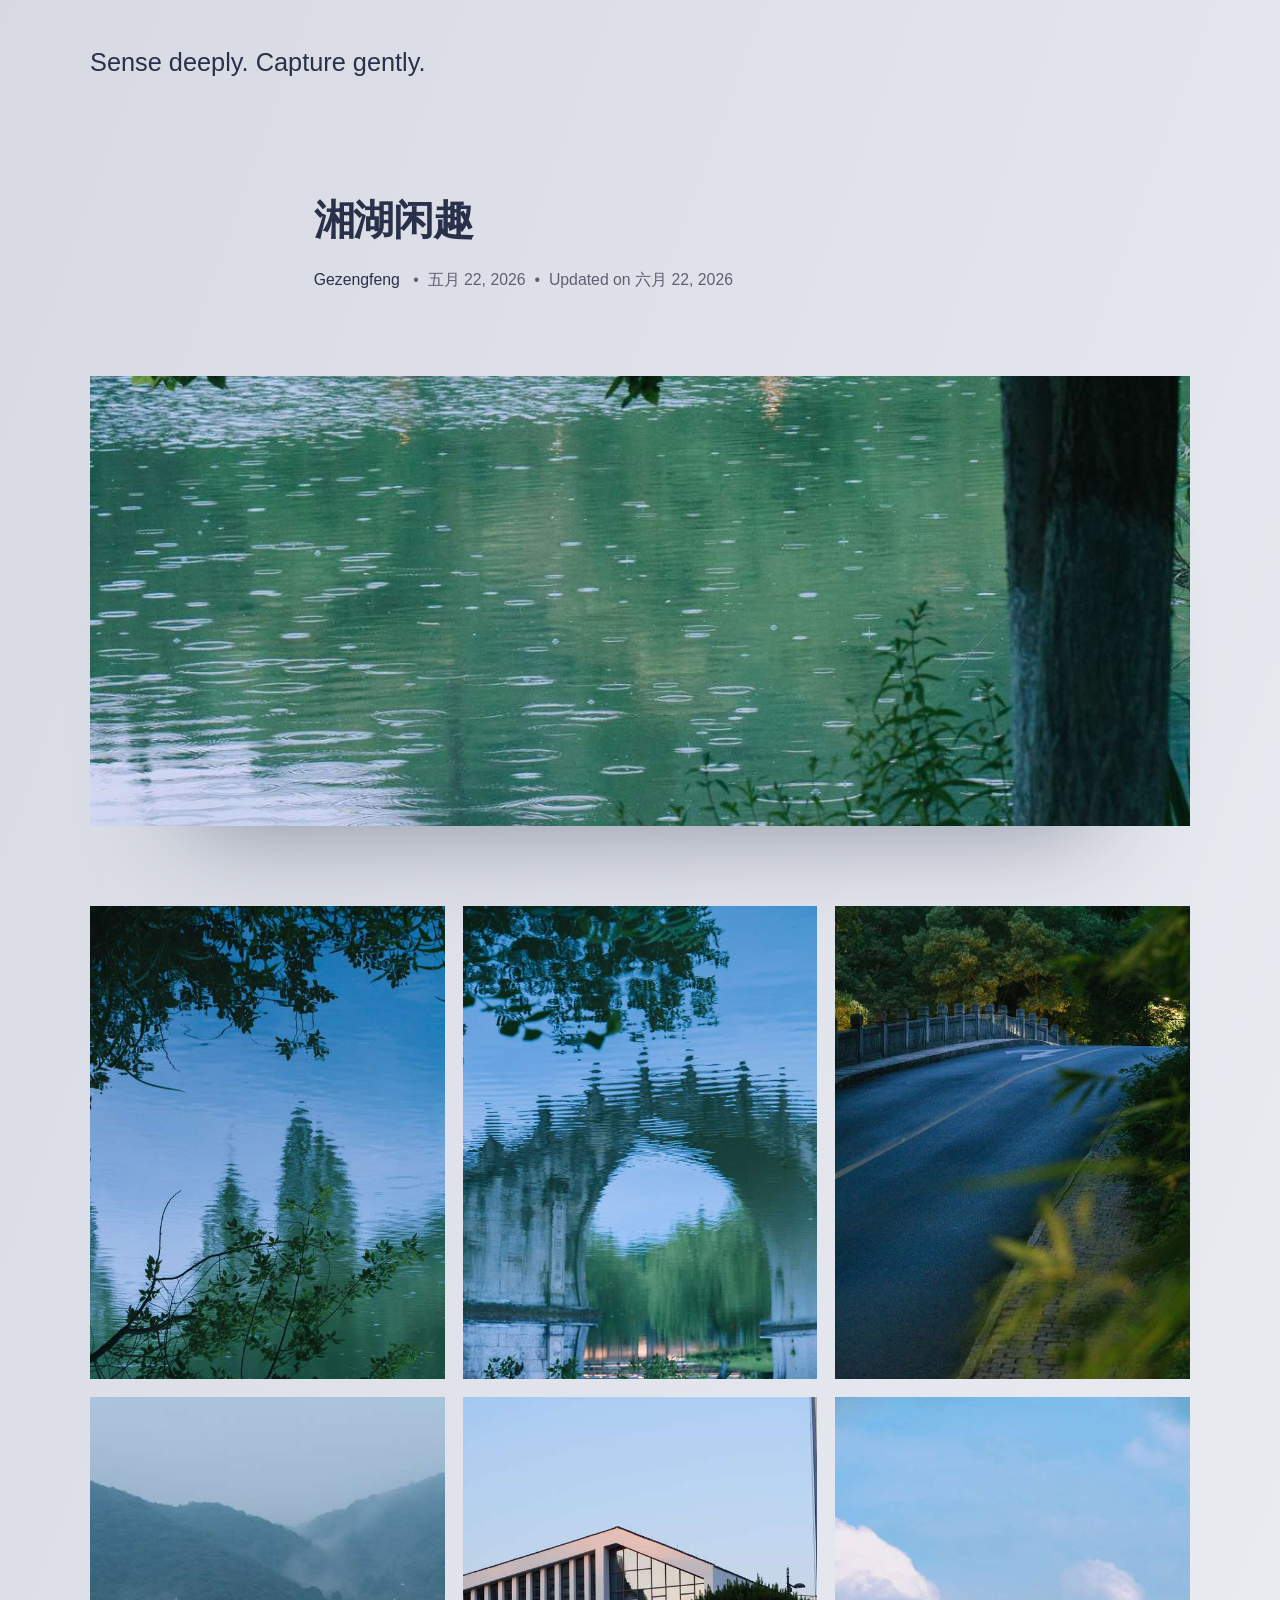
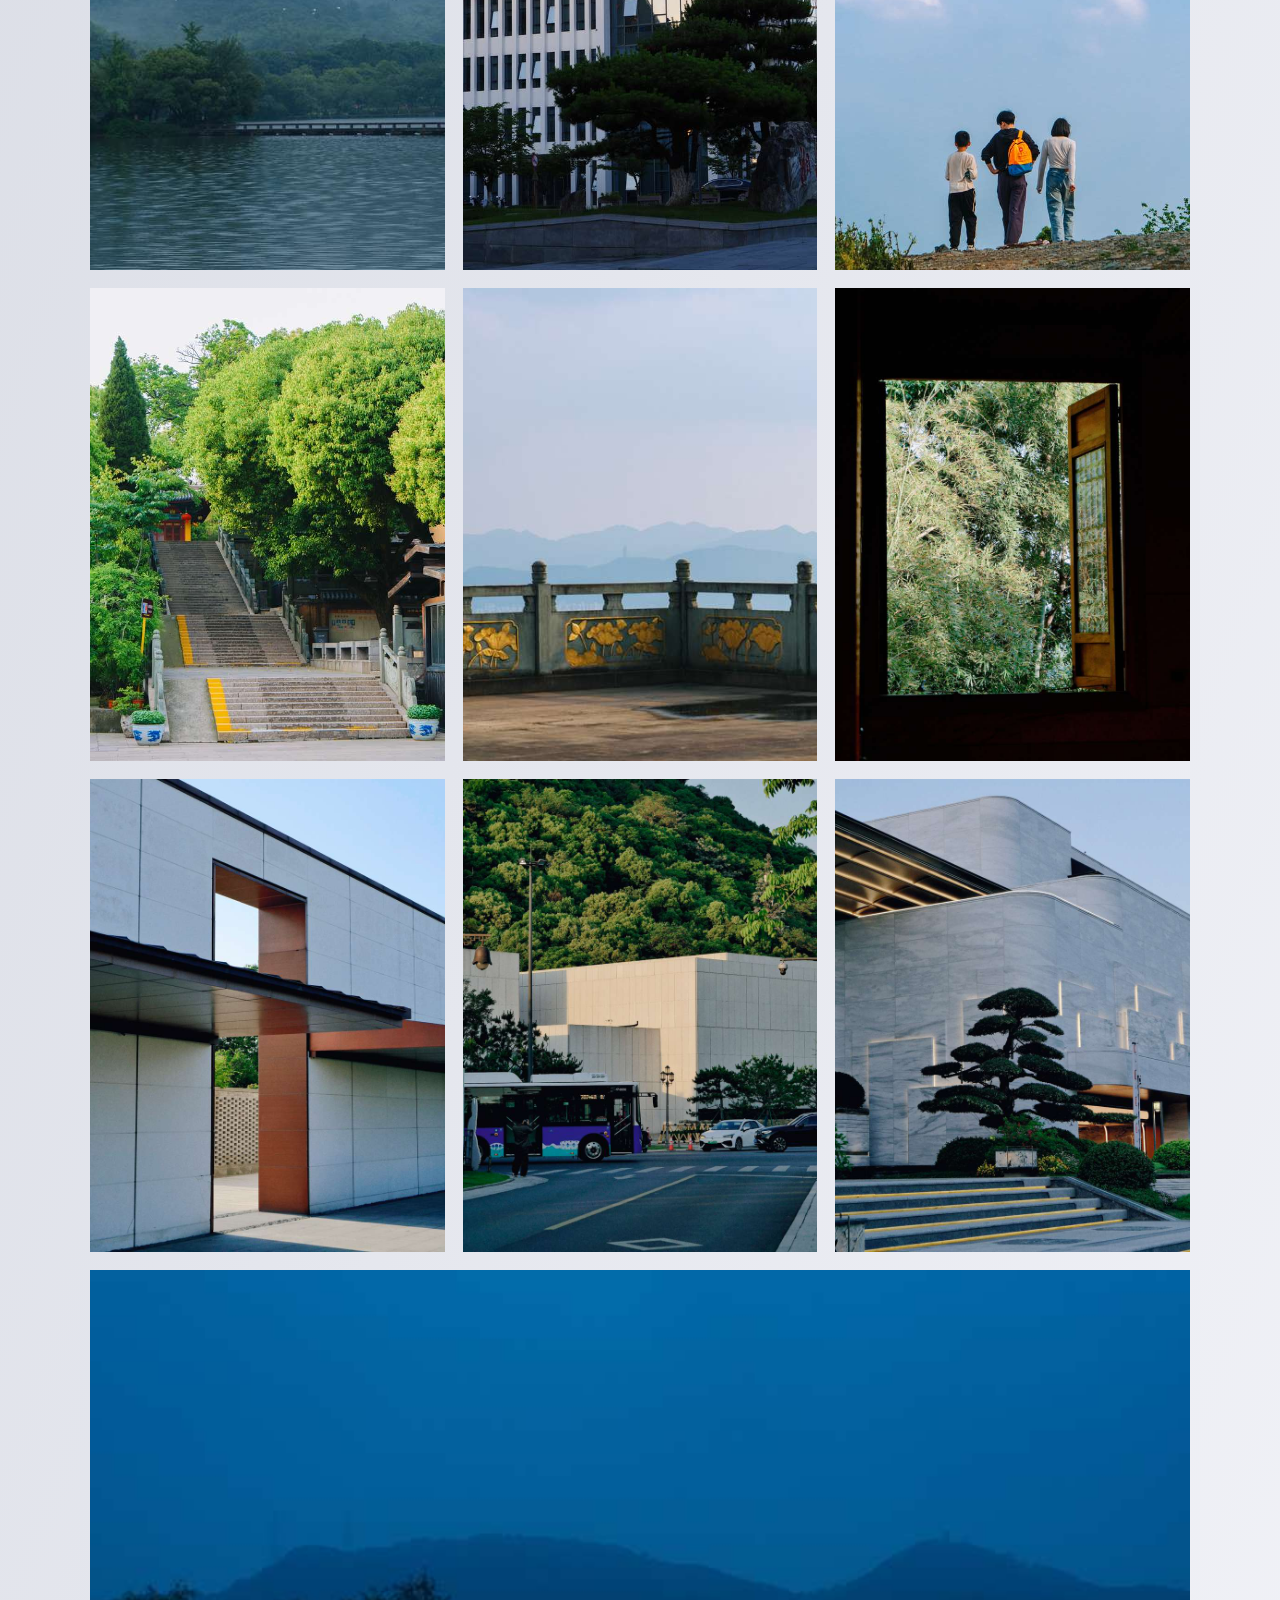
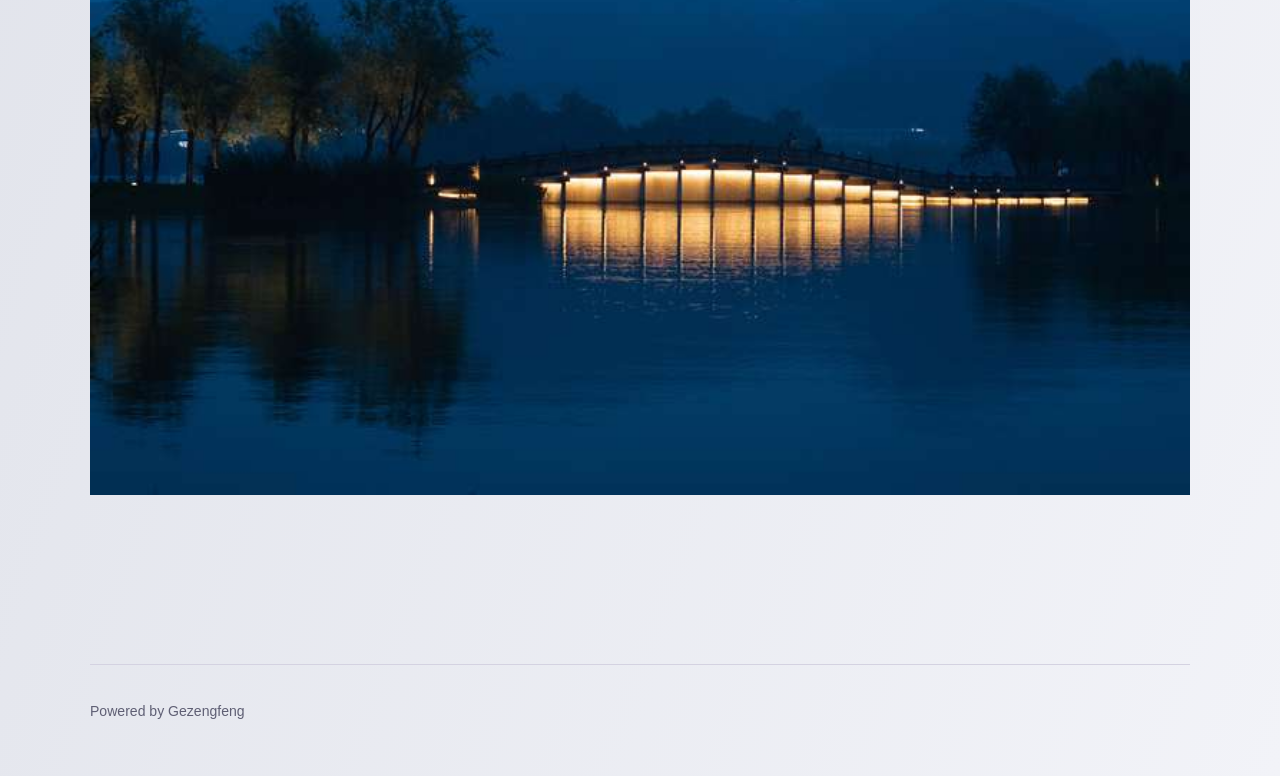
<file: xiang-hu.html>
<!DOCTYPE html><html lang="zh-cn"><head><meta charset="utf-8"><meta http-equiv="X-UA-Compatible" content="IE=edge"><meta name="viewport" content="width=device-width,initial-scale=1"><title>湘湖闲趣 - Sense deeply. Capture gently.</title><meta name="generator" content="Publii Open-Source CMS for Static Site"><link rel="canonical" href="https://gezengfeng.github.io/my-photos/xiang-hu.html"><link rel="alternate" type="application/atom+xml" href="https://gezengfeng.github.io/my-photos/feed.xml" title="Sense deeply. Capture gently. - RSS"><link rel="alternate" type="application/json" href="https://gezengfeng.github.io/my-photos/feed.json" title="Sense deeply. Capture gently. - JSON"><meta property="og:title" content="湘湖闲趣"><meta property="og:image" content="https://gezengfeng.github.io/my-photos/media/posts/7/01063275.jpg"><meta property="og:image:width" content="5105"><meta property="og:image:height" content="3829"><meta property="og:site_name" content="Sense deeply. Capture gently."><meta property="og:description" content=""><meta property="og:url" content="https://gezengfeng.github.io/my-photos/xiang-hu.html"><meta property="og:type" content="article"><link rel="stylesheet" href="https://gezengfeng.github.io/my-photos/assets/css/style.css?v=7dd70b7b63fedd4b0403e910cebd3b50"><script type="application/ld+json">{"@context":"http://schema.org","@type":"Article","mainEntityOfPage":{"@type":"WebPage","@id":"https://gezengfeng.github.io/my-photos/xiang-hu.html"},"headline":"湘湖闲趣","datePublished":"2026-05-22T19:58+08:00","dateModified":"2026-06-22T20:41+08:00","image":{"@type":"ImageObject","url":"https://gezengfeng.github.io/my-photos/media/posts/7/01063275.jpg","height":3829,"width":5105},"description":"","author":{"@type":"Person","name":"Gezengfeng","url":"https://gezengfeng.github.io/my-photos/authors/gezengfeng/"},"publisher":{"@type":"Organization","name":"Gezengfeng"}}</script><noscript><style>img[loading] {
                    opacity: 1;
                }</style></noscript><link rel="stylesheet" href="https://gezengfeng.github.io/my-photos/media/plugins/simpleLightboxGallery/venobox.min.css"></head><body class="post-template lines"><div class="container lines lines--right"><header class="header"><a href="https://gezengfeng.github.io/my-photos/" class="logo">Sense deeply. Capture gently.</a></header><main class="main post"><article class="content"><header class="content__inner content__header"><h1 class="content__title">湘湖闲趣</h1><div class="content__meta"><div class="content__meta__left"><a href="https://gezengfeng.github.io/my-photos/authors/gezengfeng/" class="invert content__author" rel="author" title="Gezengfeng">Gezengfeng</a></div><div class="content__meta__right"><time datetime="2026-05-22T19:58" class="content__date">五月 22, 2026</time><div class="content__updated">Updated on <time datetime="2026-05-22T19:58" class="content__date">六月 22, 2026</time></div></div></div></header><figure class="content__featured-image"><div class="content__featured-image__inner is-img-loading"><img src="https://gezengfeng.github.io/my-photos/media/posts/7/01063275.jpg" srcset="https://gezengfeng.github.io/my-photos/media/posts/7/responsive/01063275-xs.jpg 384w, https://gezengfeng.github.io/my-photos/media/posts/7/responsive/01063275-sm.jpg 600w, https://gezengfeng.github.io/my-photos/media/posts/7/responsive/01063275-md.jpg 768w, https://gezengfeng.github.io/my-photos/media/posts/7/responsive/01063275-lg.jpg 1200w, https://gezengfeng.github.io/my-photos/media/posts/7/responsive/01063275-xl.jpg 1600w" sizes="(min-width: 37.5em) 1600px, 80vw" loading="eager" height="3829" width="5105" alt=""></div></figure><div class="content__inner"><div class="content__entry"><div class="gallery-wrapper gallery-wrapper--full"><div class="gallery" data-is-empty="false" data-translation="添加图片" data-columns="3"><figure class="gallery__item"><a href="https://gezengfeng.github.io/my-photos/media/posts/7/gallery/01063282.jpg" data-size="5184x3888" data-gall="galleryGroup-1"><img loading="lazy" src="https://gezengfeng.github.io/my-photos/media/posts/7/gallery/01063282-thumbnail.jpg" alt="" width="768" height="576"></a></figure><figure class="gallery__item"><a href="https://gezengfeng.github.io/my-photos/media/posts/7/gallery/01063290.jpg" data-size="5184x3888" data-gall="galleryGroup-1"><img loading="lazy" src="https://gezengfeng.github.io/my-photos/media/posts/7/gallery/01063290-thumbnail.jpg" alt="" width="768" height="576"></a></figure><figure class="gallery__item"><a href="https://gezengfeng.github.io/my-photos/media/posts/7/gallery/01063306.jpg" data-size="5184x3888" data-gall="galleryGroup-1"><img loading="lazy" src="https://gezengfeng.github.io/my-photos/media/posts/7/gallery/01063306-thumbnail.jpg" alt="" width="768" height="576"></a></figure><figure class="gallery__item"><a href="https://gezengfeng.github.io/my-photos/media/posts/7/gallery/01063165_260607_234245.jpg" data-size="5184x3888" data-gall="galleryGroup-1"><img loading="lazy" src="https://gezengfeng.github.io/my-photos/media/posts/7/gallery/01063165_260607_234245-thumbnail.jpg" alt="" width="768" height="576"></a></figure><figure class="gallery__item"><a href="https://gezengfeng.github.io/my-photos/media/posts/7/gallery/_1063156_2.jpg" data-size="5184x3888" data-gall="galleryGroup-1"><img loading="lazy" src="https://gezengfeng.github.io/my-photos/media/posts/7/gallery/_1063156_2-thumbnail.jpg" alt="" width="768" height="576"></a></figure><figure class="gallery__item"><a href="https://gezengfeng.github.io/my-photos/media/posts/7/gallery/P1053022.jpg" data-size="5184x3888" data-gall="galleryGroup-1"><img loading="lazy" src="https://gezengfeng.github.io/my-photos/media/posts/7/gallery/P1053022-thumbnail.jpg" alt="" width="768" height="576"></a></figure><figure class="gallery__item"><a href="https://gezengfeng.github.io/my-photos/media/posts/7/gallery/P1053056.jpg" data-size="5184x3888" data-gall="galleryGroup-1"><img loading="lazy" src="https://gezengfeng.github.io/my-photos/media/posts/7/gallery/P1053056-thumbnail.jpg" alt="" width="768" height="576"></a></figure><figure class="gallery__item"><a href="https://gezengfeng.github.io/my-photos/media/posts/7/gallery/P1053058.jpg" data-size="5184x3888" data-gall="galleryGroup-1"><img loading="lazy" src="https://gezengfeng.github.io/my-photos/media/posts/7/gallery/P1053058-thumbnail.jpg" alt="" width="768" height="576"></a></figure><figure class="gallery__item"><a href="https://gezengfeng.github.io/my-photos/media/posts/7/gallery/IMG_20260622_203309.jpg" data-size="1440x1920" data-gall="galleryGroup-1"><img loading="lazy" src="https://gezengfeng.github.io/my-photos/media/posts/7/gallery/IMG_20260622_203309-thumbnail.jpg" alt="" width="768" height="1024"></a></figure><figure class="gallery__item"><a href="https://gezengfeng.github.io/my-photos/media/posts/7/gallery/IMG_20260622_203427.jpg" data-size="1440x1920" data-gall="galleryGroup-1"><img loading="lazy" src="https://gezengfeng.github.io/my-photos/media/posts/7/gallery/IMG_20260622_203427-thumbnail.jpg" alt="" width="768" height="1024"></a></figure><figure class="gallery__item"><a href="https://gezengfeng.github.io/my-photos/media/posts/7/gallery/IMG_20260622_203734.jpg" data-size="1440x1920" data-gall="galleryGroup-1"><img loading="lazy" src="https://gezengfeng.github.io/my-photos/media/posts/7/gallery/IMG_20260622_203734-thumbnail.jpg" alt="" width="768" height="1024"></a></figure><figure class="gallery__item"><a href="https://gezengfeng.github.io/my-photos/media/posts/7/gallery/IMG_20260622_203843.jpg" data-size="1440x1920" data-gall="galleryGroup-1"><img loading="lazy" src="https://gezengfeng.github.io/my-photos/media/posts/7/gallery/IMG_20260622_203843-thumbnail.jpg" alt="" width="768" height="1024"></a></figure><figure class="gallery__item"><a href="https://gezengfeng.github.io/my-photos/media/posts/7/gallery/01063176_260607_234234.jpg" data-size="5184x3888" data-gall="galleryGroup-1"><img loading="lazy" src="https://gezengfeng.github.io/my-photos/media/posts/7/gallery/01063176_260607_234234-thumbnail.jpg" alt="" width="768" height="576"></a></figure></div></div></div><footer class="content__footer"><div class="content__tag-share"><div class="content__share"></div></div></footer></div></article></main><footer class="footer"><div class="footer__left"><div class="footer__copy">Powered by Gezengfeng</div></div><button onclick="backToTopFunction()" id="backToTop" class="footer__bttop" aria-label="Back to top" title="Back to top"><svg><use xlink:href="https://gezengfeng.github.io/my-photos/assets/svg/svg-map.svg#toparrow"/></svg></button></footer></div><script>window.publiiThemeMenuConfig = { mobileMenuMode: 'sidebar', animationSpeed: 300, submenuWidth: 'auto', doubleClickTime: 500, mobileMenuExpandableSubmenus: true, relatedContainerForOverlayMenuSelector: '.navbar', };</script><script defer="defer" src="https://gezengfeng.github.io/my-photos/assets/js/scripts.min.js?v=628f9b14187b480516b6c7f8be1e7585"></script><script>function publiiDetectLoadedImages () {
         var images = document.querySelectorAll('img[loading]:not(.is-loaded)');
         for (var i = 0; i < images.length; i++) {
            if (images[i].complete) {
               images[i].classList.add('is-loaded');
               images[i].parentNode.classList.remove('is-img-loading');
            } else {
               images[i].addEventListener('load', function () {
                  this.classList.add('is-loaded');
                  this.parentNode.classList.remove('is-img-loading');
               }, false);
            }
         }
      }
      publiiDetectLoadedImages();</script><script defer="defer" src="https://gezengfeng.github.io/my-photos/media/plugins/simpleLightboxGallery/venobox.min.js"></script><script type="text/javascript">document.addEventListener("DOMContentLoaded", () => {
						 try {
							  if (typeof VenoBox !== 'undefined') {
									new VenoBox({
										 selector: '.gallery__item a',
titleattr: 'data-title',
bgcolor: 'rgba(38, 40, 44, 1)',
fitView: true,
infinigall: true,
maxWidth: '100%',
navigation: true,
navKeyboard: true,
navTouch: true,
navSpeed: 300,
numeration: true,
overlayClose: true,
overlayColor: 'rgba(0,0,0,0.8)',
share: true,
shareStyle: 'pill',
spinColor: '#d2d2d2',
spinner: 'pulse',
titlePosition: 'top',
titleStyle: 'transparent',
toolsBackground: '#1C1C1C',
toolsColor: '#d2d2d2',
initialScale: 0.9,
transitionSpeed: 200
									});
							  } else {
									console.error("VenoBox script not loaded.");
							  }
						 } catch (error) {
							  console.error("Failed to initialize VenoBox:", error);
						 }
					});</script></body></html>
</file>
